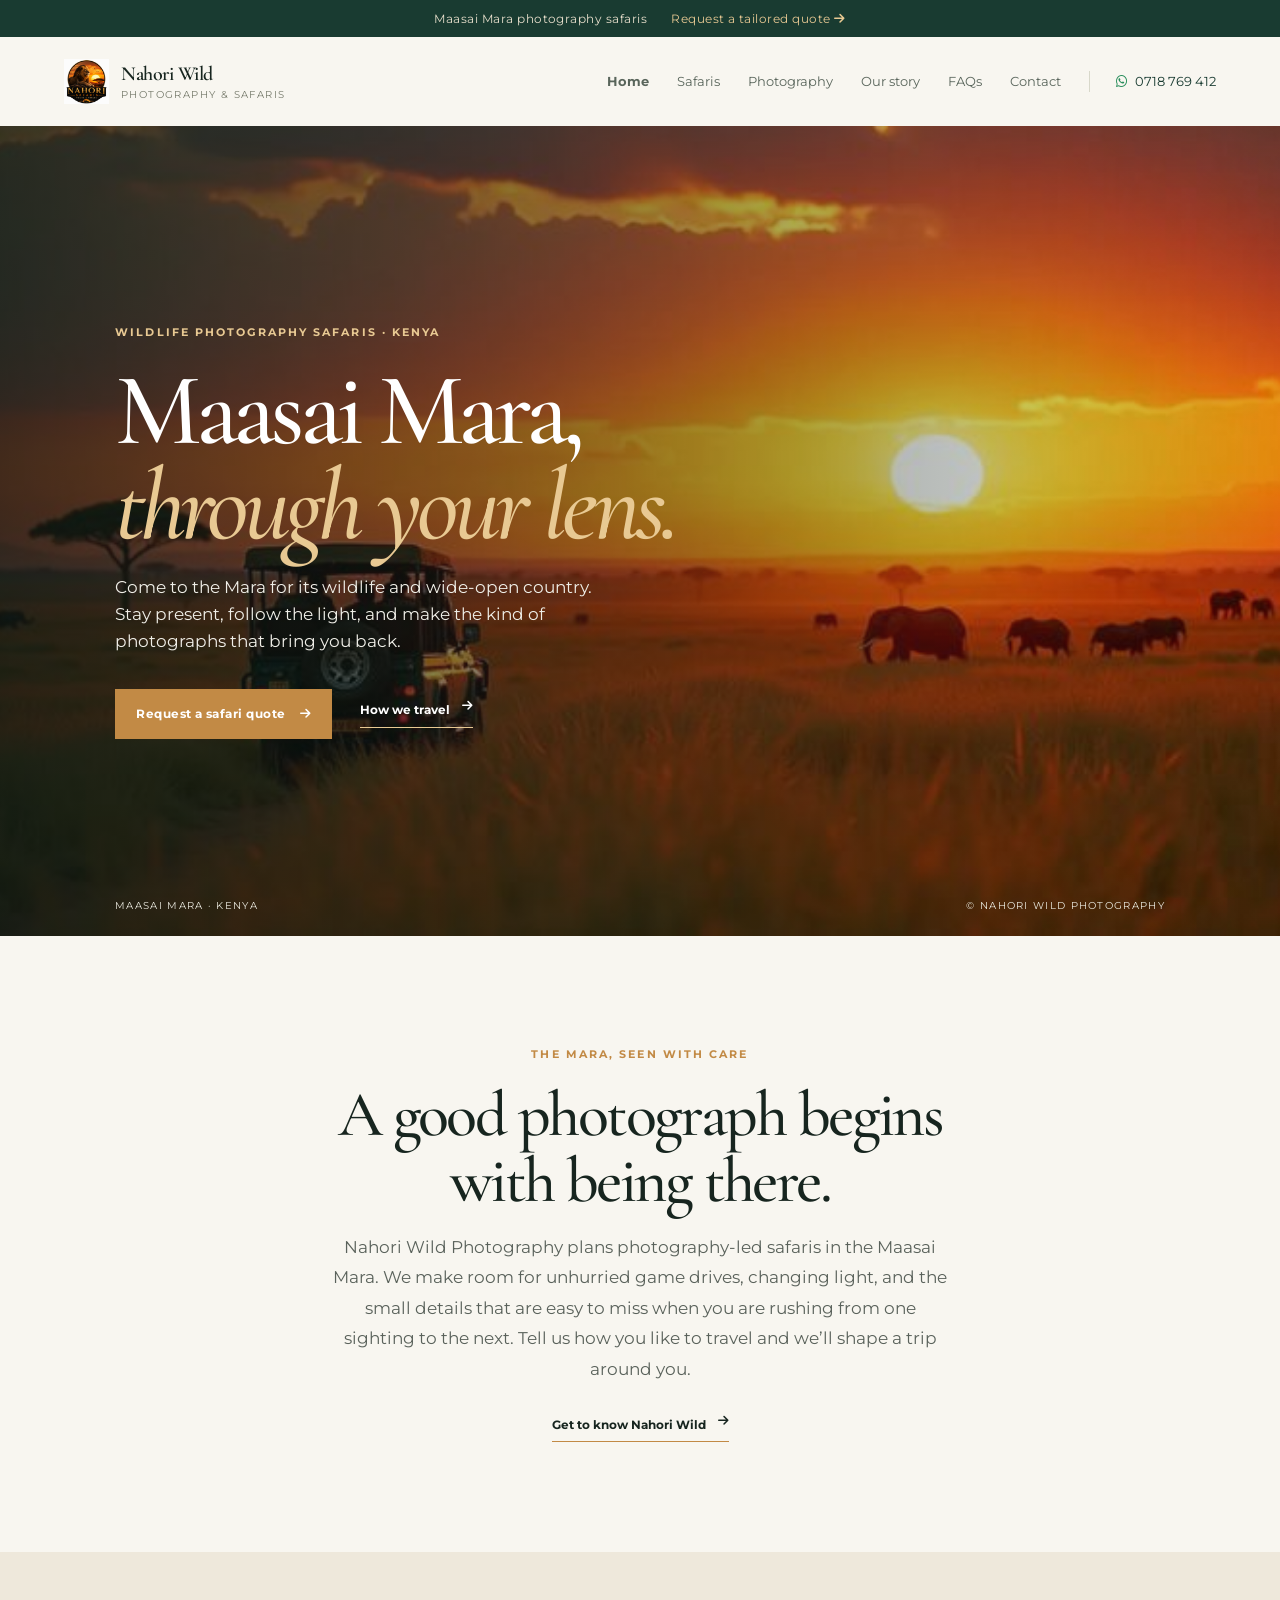
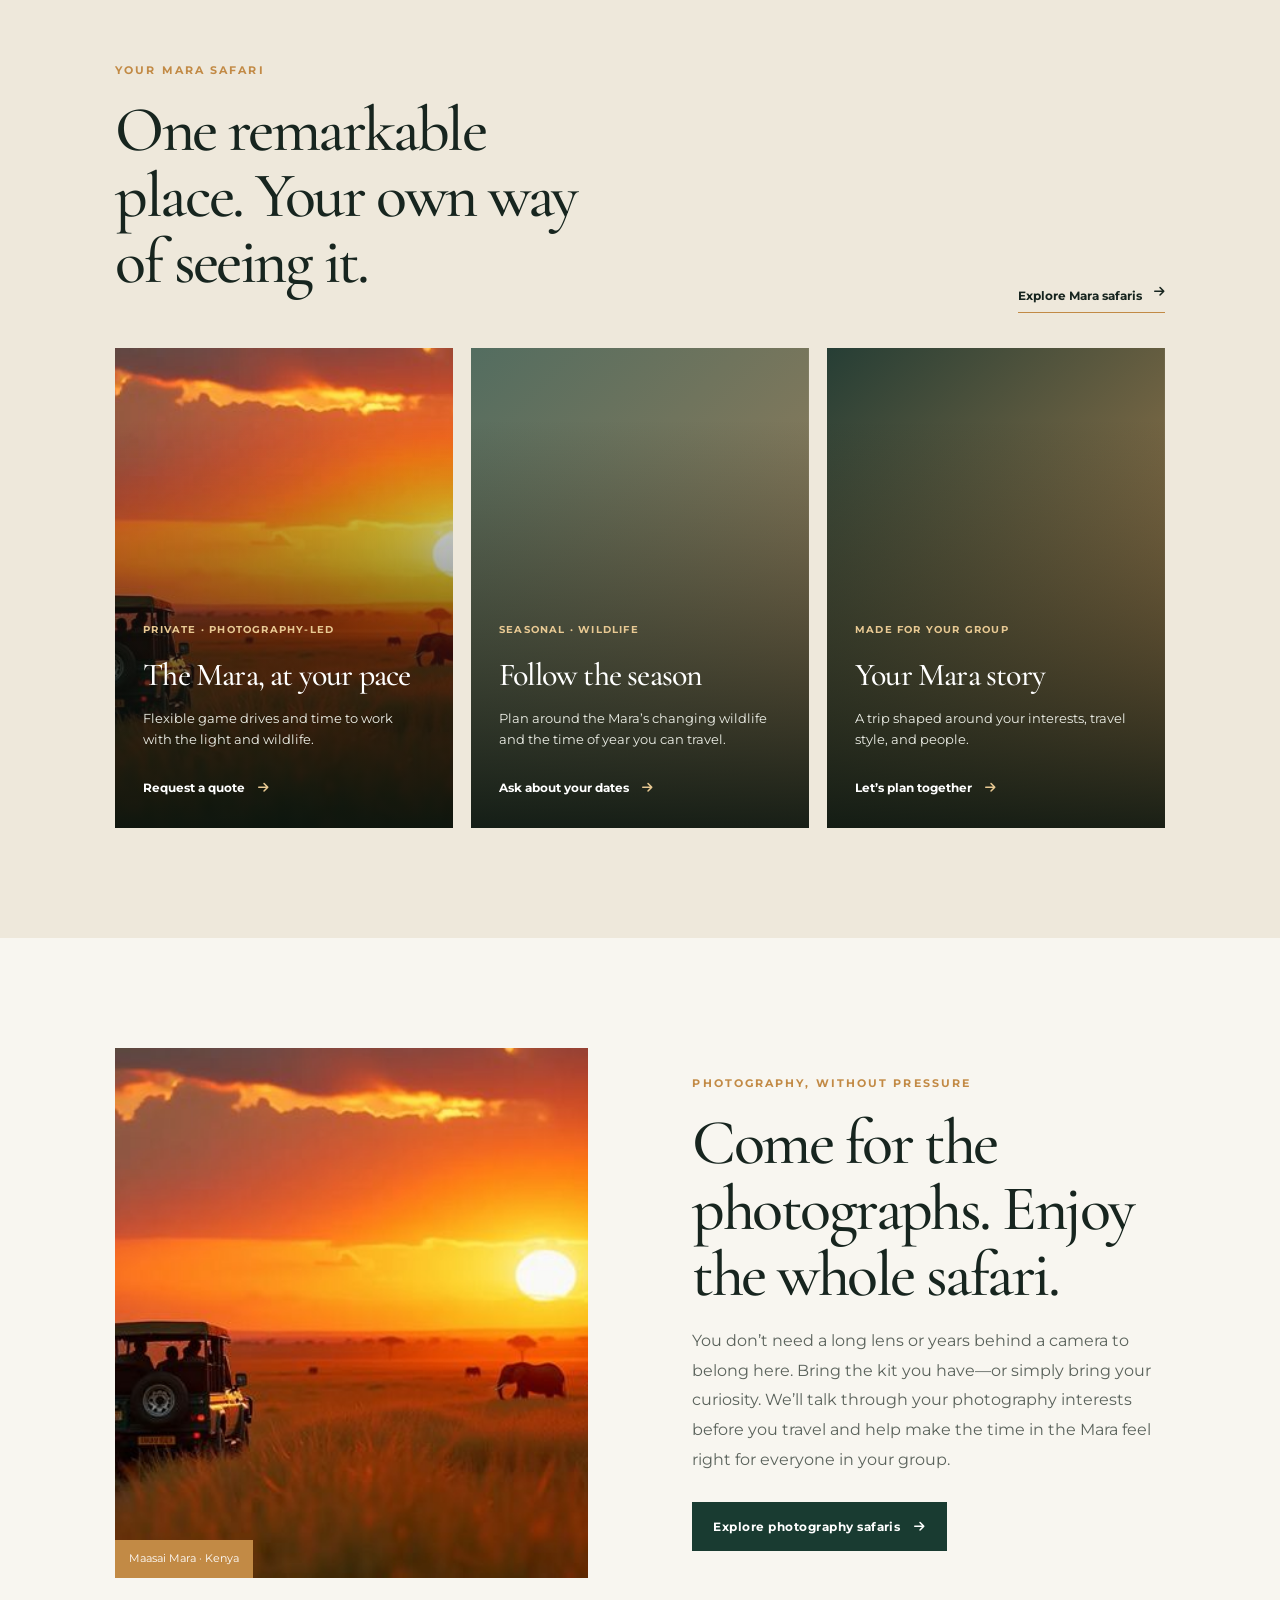
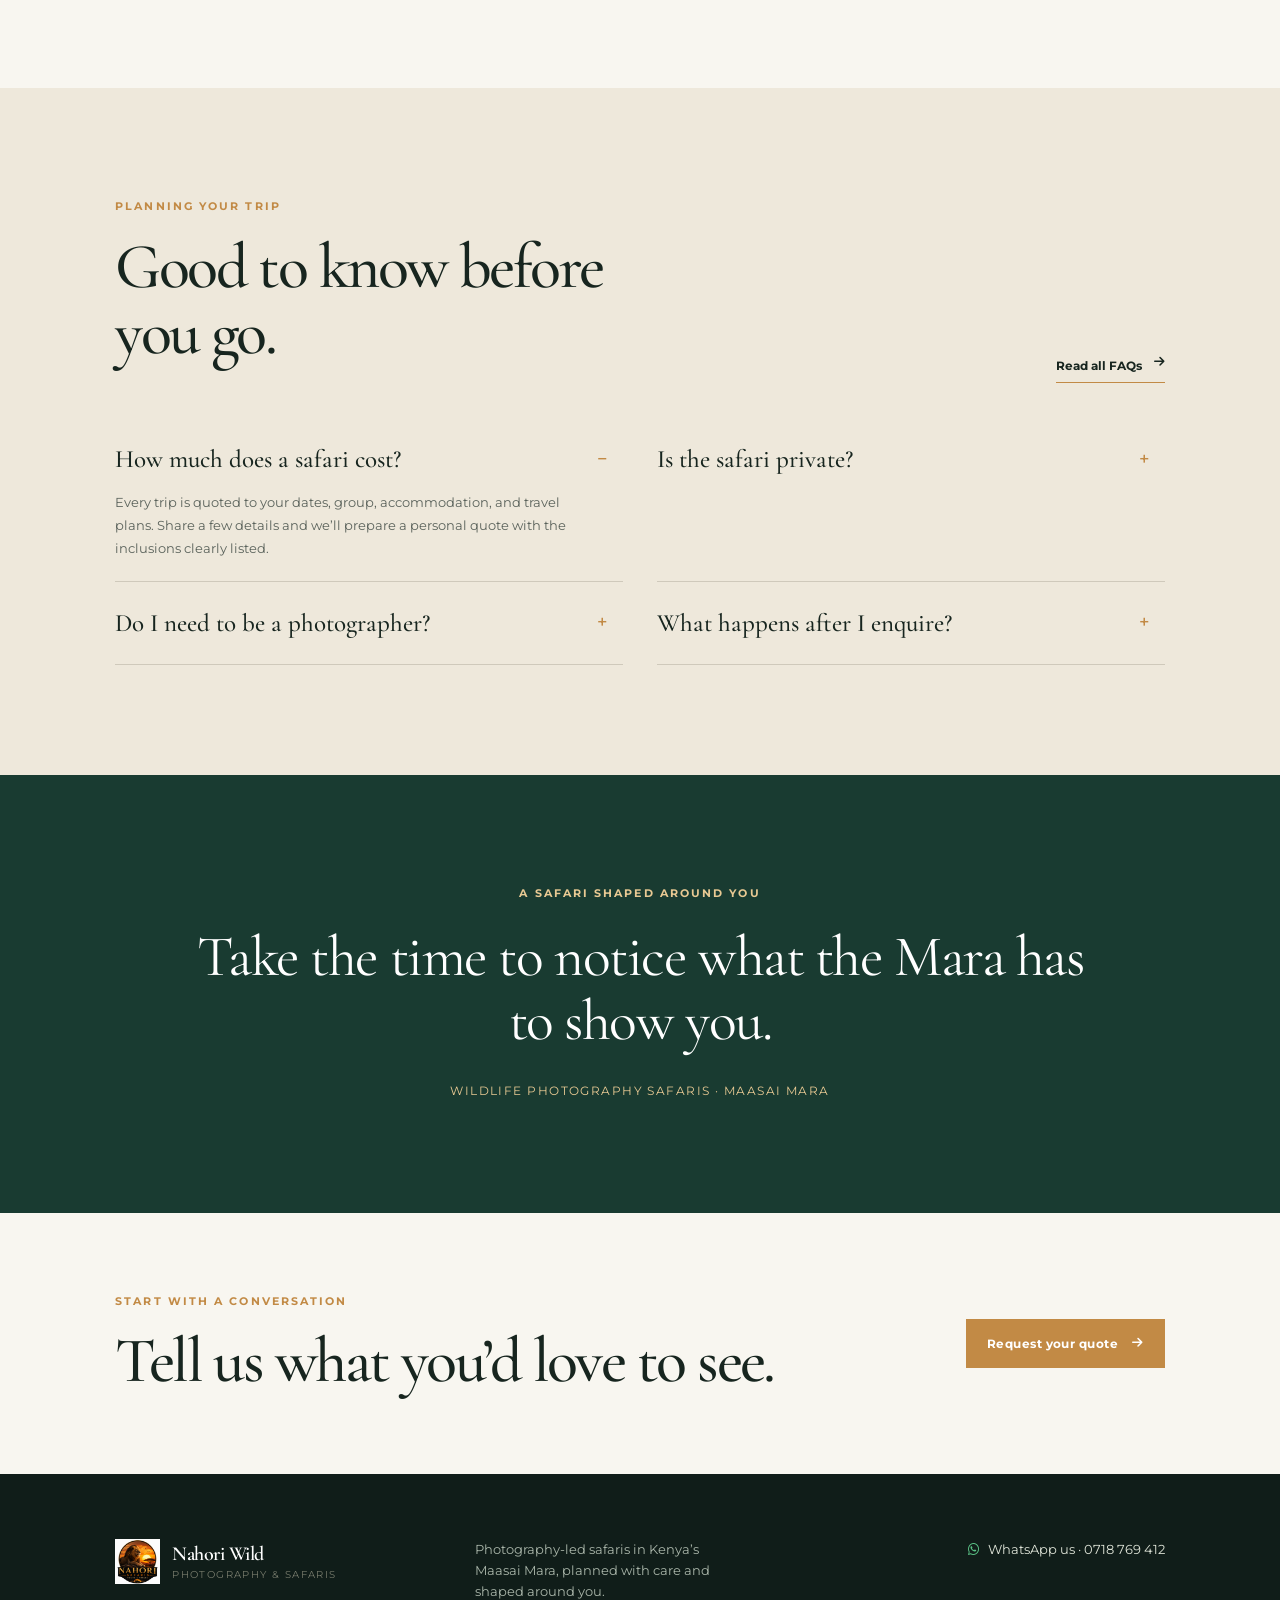
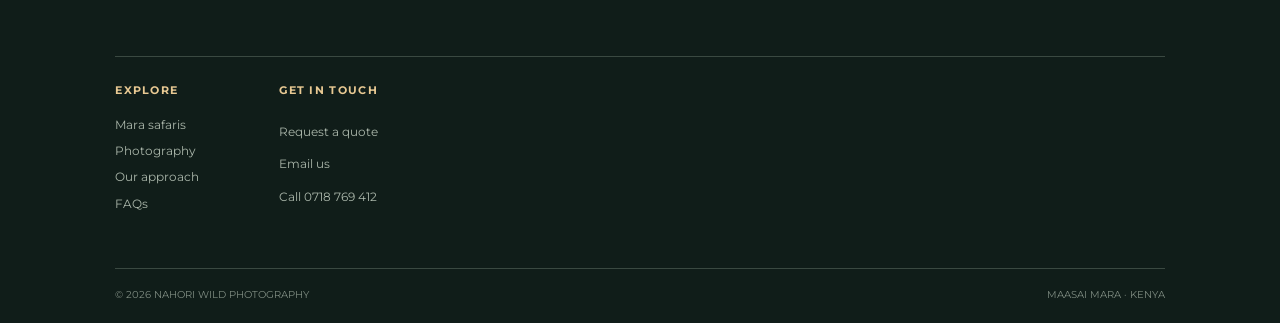
<file: index.html>
<!DOCTYPE html>
<html lang="en">
<head>
  <meta charset="UTF-8"><meta name="viewport" content="width=device-width, initial-scale=1.0">
  <meta name="description" content="Plan a Maasai Mara photography safari with Nahori Wild. Tailored wildlife trips, thoughtful guidance, and a clear quote built around your dates and group.">
  <title>Maasai Mara Photography Safaris | Nahori Wild</title>
  <meta name="google-site-verification" content="bKHT93ImKEQE3nZI0Mdz8k2JyBw_5B5d3WSkadzifas" />
  <link rel="canonical" href="https://www.nahoriwildphotography.com/">
  <meta property="og:type" content="website">
  <meta property="og:site_name" content="Nahori Wild Photography">
  <meta property="og:title" content="Maasai Mara Photography Safaris | Nahori Wild">
  <meta property="og:description" content="Plan a Maasai Mara photography safari with Nahori Wild. Tailored wildlife trips, thoughtful guidance, and a clear quote built around your dates and group.">
  <meta property="og:url" content="https://www.nahoriwildphotography.com/">
  <meta property="og:image" content="https://www.nahoriwildphotography.com/images/hero.jpeg">
  <meta property="og:image:alt" content="Wildlife and open country in the Maasai Mara">
  <meta name="twitter:card" content="summary_large_image">
  <meta name="twitter:title" content="Maasai Mara Photography Safaris | Nahori Wild">
  <meta name="twitter:description" content="Plan a Maasai Mara photography safari with Nahori Wild. Tailored wildlife trips, thoughtful guidance, and a clear quote built around your dates and group.">
  <meta name="twitter:image" content="https://www.nahoriwildphotography.com/images/hero.jpeg">
  <link rel="preconnect" href="https://fonts.googleapis.com"><link rel="preconnect" href="https://fonts.gstatic.com" crossorigin>
  <link href="https://fonts.googleapis.com/css2?family=DM+Sans:wght@400;500;600;700&family=Fraunces:opsz,wght@9..144,500;600;700&display=swap" rel="stylesheet"><link rel="stylesheet" href="https://cdnjs.cloudflare.com/ajax/libs/font-awesome/6.5.2/css/all.min.css"><link rel="stylesheet" href="index.css">
  <script type="application/ld+json">
  {
    "@context": "https://schema.org",
    "@type": "TravelAgency",
    "name": "Nahori Wild Photography",
    "url": "https://www.nahoriwildphotography.com/",
    "image": "https://www.nahoriwildphotography.com/images/hero.jpeg",
    "logo": "https://www.nahoriwildphotography.com/images/logo.png",
    "description": "Photography-led wildlife safaris in Kenya's Maasai Mara.",
    "areaServed": {
      "@type": "Place",
      "name": "Maasai Mara, Kenya"
    },
    "email": "nahoriwildphotography@gmail.com",
    "telephone": "+254718769412",
    "contactPoint": {
      "@type": "ContactPoint",
      "contactType": "Safari enquiries",
      "telephone": "+254718769412",
      "email": "nahoriwildphotography@gmail.com"
    }
  }
  </script>
</head>
<body>
  <div class="announcement"><span>Maasai Mara photography safaris</span><a href="contact.html">Request a tailored quote <i class="fa-solid fa-arrow-right"></i></a></div>
  <header class="site-header"><a class="brand" href="index.html"><img src="images/logo.png" alt="Nahori Wild Photography logo"><span><strong>Nahori Wild</strong><small>Photography &amp; Safaris</small></span></a><button class="menu-toggle" aria-label="Open navigation"><i class="fa-solid fa-bars"></i></button><nav class="main-nav"><a class="active" href="index.html">Home</a><a href="safaris.html">Safaris</a><a href="photography.html">Photography</a><a href="about.html">Our story</a><a href="faq.html">FAQs</a><a href="contact.html">Contact</a><a class="nav-call" href="https://wa.me/254718769412"><i class="fa-brands fa-whatsapp"></i> 0718 769 412</a></nav></header>
  <main>
    <section class="hero-home"><div class="hero-copy"><p class="eyebrow light">Wildlife photography safaris · Kenya</p><h1>Maasai Mara,<br><em>through your lens.</em></h1><p class="hero-lede">Come to the Mara for its wildlife and wide-open country. Stay present, follow the light, and make the kind of photographs that bring you back.</p><div class="hero-actions"><a class="button button-gold" href="contact.html">Request a safari quote <i class="fa-solid fa-arrow-right"></i></a><a class="text-link light" href="photography.html">How we travel <i class="fa-solid fa-arrow-right"></i></a></div></div><div class="hero-credit"><span>Maasai Mara · Kenya</span><span>© Nahori Wild Photography</span></div></section>
    <section class="intro section-pad narrow"><p class="eyebrow">The Mara, seen with care</p><h2>A good photograph begins with being there.</h2><p class="intro-text">Nahori Wild Photography plans photography-led safaris in the Maasai Mara. We make room for unhurried game drives, changing light, and the small details that are easy to miss when you are rushing from one sighting to the next. Tell us how you like to travel and we’ll shape a trip around you.</p><a class="text-link" href="about.html">Get to know Nahori Wild <i class="fa-solid fa-arrow-right"></i></a></section>
    <section class="feature-band section-pad"><div class="section-heading"><p class="eyebrow">Your Mara safari</p><h2>One remarkable place. Your own way of seeing it.</h2><a class="text-link" href="safaris.html">Explore Mara safaris <i class="fa-solid fa-arrow-right"></i></a></div><div class="journey-grid"><a class="journey-card journey-mara" href="safaris.html#private"><div><span>Private · Photography-led</span><h3>The Mara, at your pace</h3><p>Flexible game drives and time to work with the light and wildlife.</p><strong>Request a quote <i class="fa-solid fa-arrow-right"></i></strong></div></a><a class="journey-card journey-amboseli" href="safaris.html#migration"><div><span>Seasonal · Wildlife</span><h3>Follow the season</h3><p>Plan around the Mara’s changing wildlife and the time of year you can travel.</p><strong>Ask about your dates <i class="fa-solid fa-arrow-right"></i></strong></div></a><a class="journey-card journey-custom" href="safaris.html#tailor-made"><div><span>Made for your group</span><h3>Your Mara story</h3><p>A trip shaped around your interests, travel style, and people.</p><strong>Let’s plan together <i class="fa-solid fa-arrow-right"></i></strong></div></a></div></section>
    <section class="split-story section-pad"><div class="story-image"><img src="images/hero.jpeg" alt="Wildlife and open country in the Maasai Mara"><span>Maasai Mara · Kenya</span></div><div class="story-copy"><p class="eyebrow">Photography, without pressure</p><h2>Come for the photographs. Enjoy the whole safari.</h2><p>You don’t need a long lens or years behind a camera to belong here. Bring the kit you have—or simply bring your curiosity. We’ll talk through your photography interests before you travel and help make the time in the Mara feel right for everyone in your group.</p><a class="button button-dark" href="photography.html">Explore photography safaris <i class="fa-solid fa-arrow-right"></i></a></div></section>
    <section class="faq-home section-pad"><div class="section-heading"><p class="eyebrow">Planning your trip</p><h2>Good to know before you go.</h2><a class="text-link" href="faq.html">Read all FAQs <i class="fa-solid fa-arrow-right"></i></a></div><div class="faq-home-grid"><details open><summary>How much does a safari cost?</summary><p>Every trip is quoted to your dates, group, accommodation, and travel plans. Share a few details and we’ll prepare a personal quote with the inclusions clearly listed.</p></details><details><summary>Is the safari private?</summary><p>Tell us whether you’d like a private vehicle or are open to other arrangements. We’ll make the options clear in your proposal.</p></details><details><summary>Do I need to be a photographer?</summary><p>No. Photography guidance can be part of the experience, but the safari is for anyone who enjoys wildlife and the outdoors.</p></details><details><summary>What happens after I enquire?</summary><p>We’ll get back to you to learn more, then share a tailored itinerary and quote for you to review.</p></details></div></section>
    <section class="quote-section"><p class="eyebrow light">A safari shaped around you</p><blockquote>Take the time to notice what the Mara has to show you.</blockquote><cite>Wildlife photography safaris · Maasai Mara</cite></section><section class="cta-strip"><div><p class="eyebrow">Start with a conversation</p><h2>Tell us what you’d love to see.</h2></div><a class="button button-gold" href="contact.html">Request your quote <i class="fa-solid fa-arrow-right"></i></a></section>
  </main>
  <footer class="site-footer"><div class="footer-main"><a class="brand brand-footer" href="index.html"><img src="images/logo.png" alt=""><span><strong>Nahori Wild</strong><small>Photography &amp; Safaris</small></span></a><p>Photography-led safaris in Kenya’s Maasai Mara, planned with care and shaped around you.</p><a class="footer-whatsapp" href="https://wa.me/254718769412"><i class="fa-brands fa-whatsapp"></i> WhatsApp us · 0718 769 412</a></div><div class="footer-links"><div><b>Explore</b><a href="safaris.html">Mara safaris</a><a href="photography.html">Photography</a><a href="about.html">Our approach</a><a href="faq.html">FAQs</a></div><div><b>Get in touch</b><a href="contact.html">Request a quote</a><a href="mailto:nahoriwildphotography@gmail.com">Email us</a><a href="tel:+254718769412">Call 0718 769 412</a></div></div><div class="footer-bottom"><span>© 2026 Nahori Wild Photography</span><span>Maasai Mara · Kenya</span></div></footer><script src="site.js"></script>
</body>
</html>
</file>
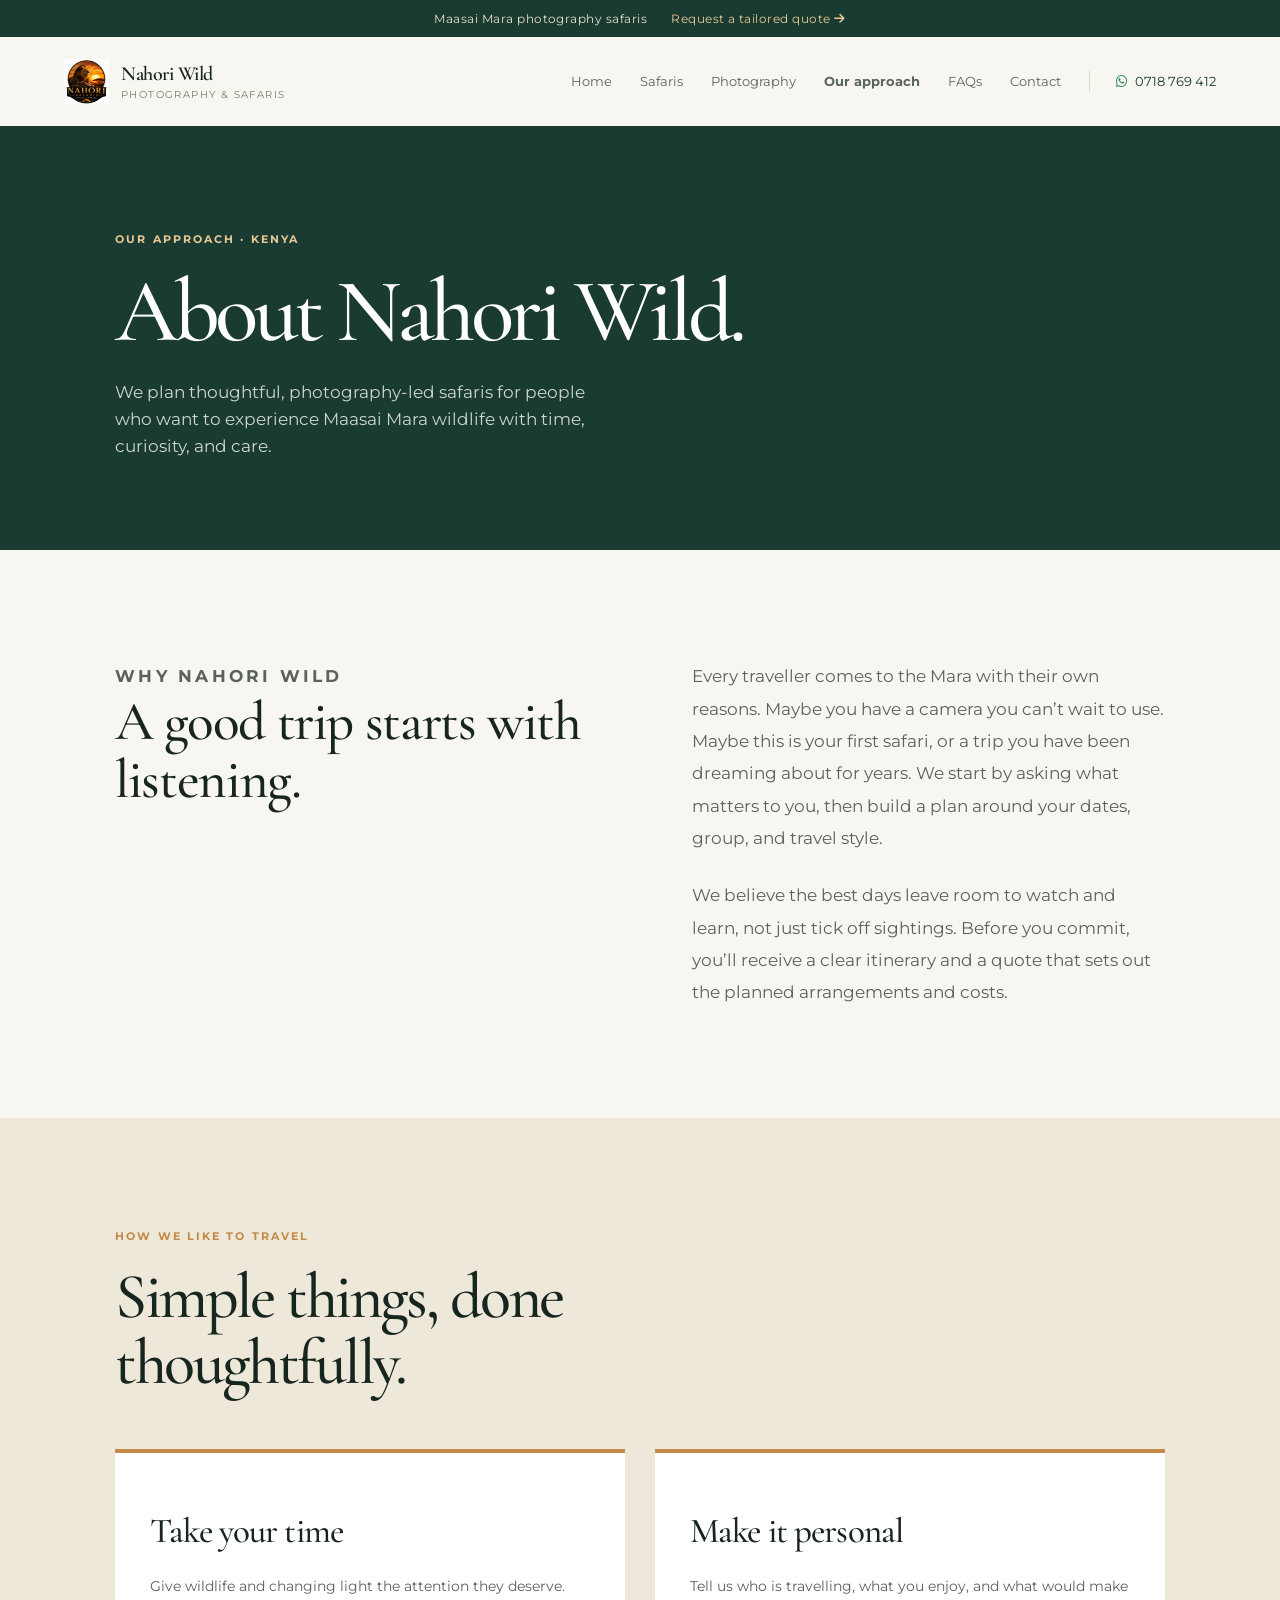
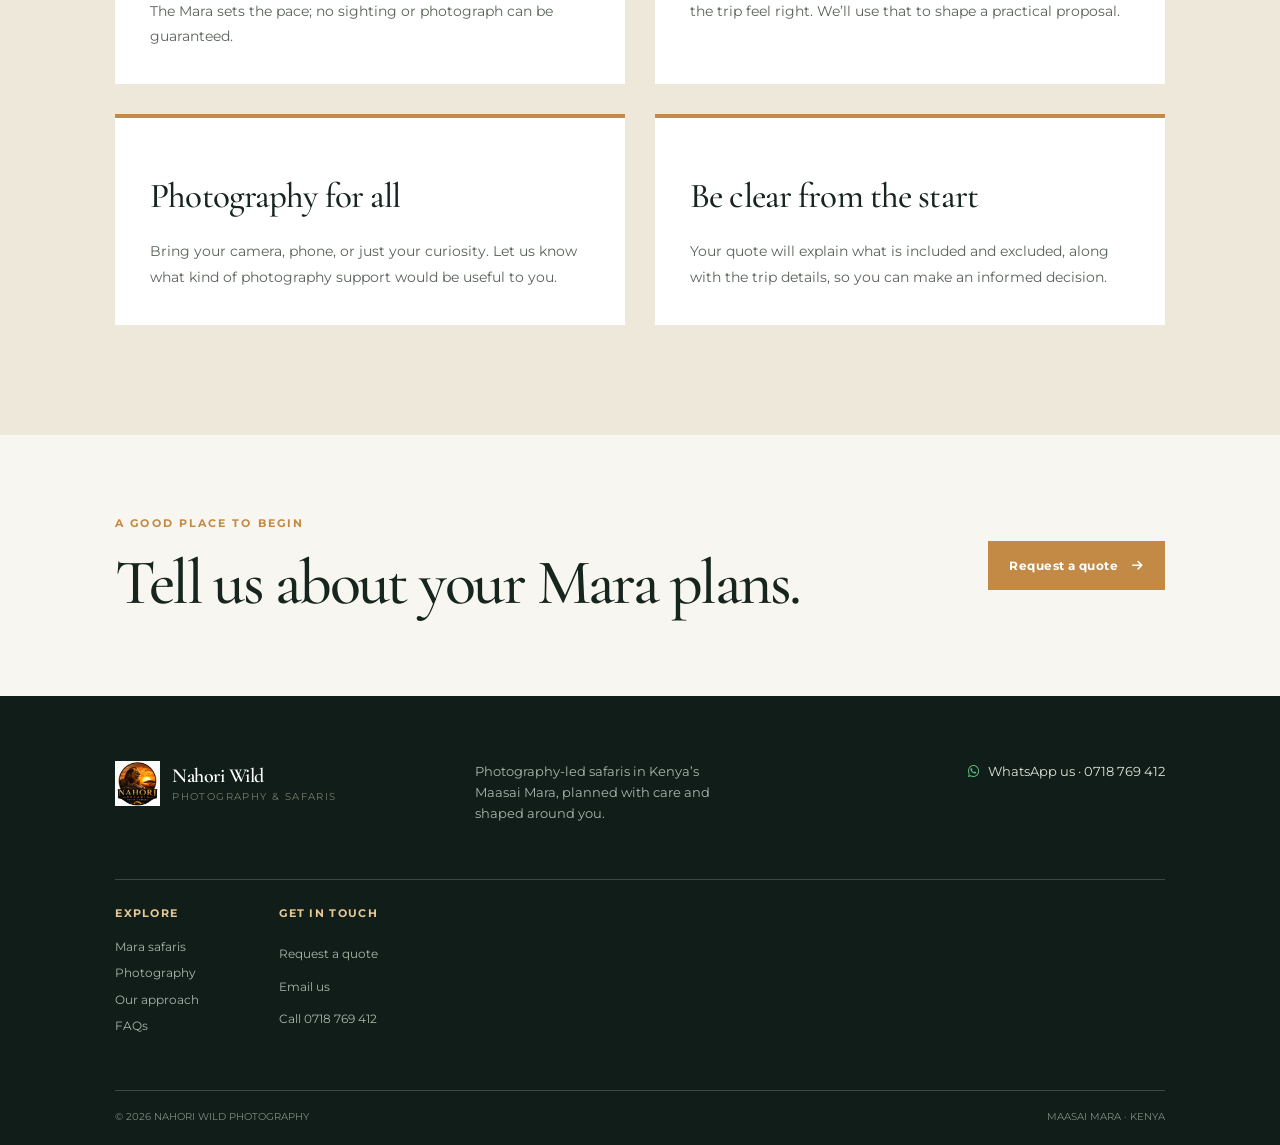
<file: about.html>
<!DOCTYPE html>
<html lang="en">
<head>
  <meta charset="UTF-8">
  <meta name="viewport" content="width=device-width, initial-scale=1.0">
  <meta name="description" content="Meet Nahori Wild Photography and learn how we plan thoughtful, photography-led safaris in Kenya's Maasai Mara.">
  <title>About Nahori Wild | Maasai Mara Safaris</title>
  <link rel="canonical" href="https://www.nahoriwildphotography.com/about.html">
  <meta property="og:type" content="website">
  <meta property="og:site_name" content="Nahori Wild Photography">
  <meta property="og:title" content="About Nahori Wild | Maasai Mara Safaris">
  <meta property="og:description" content="Meet Nahori Wild Photography and learn how we plan thoughtful, photography-led safaris in Kenya's Maasai Mara.">
  <meta property="og:url" content="https://www.nahoriwildphotography.com/about.html">
  <meta property="og:image" content="https://www.nahoriwildphotography.com/images/hero.jpeg">
  <meta property="og:image:alt" content="Wildlife and open country in the Maasai Mara">
  <meta name="twitter:card" content="summary_large_image">
  <meta name="twitter:title" content="About Nahori Wild | Maasai Mara Safaris">
  <meta name="twitter:description" content="Meet Nahori Wild Photography and learn how we plan thoughtful, photography-led safaris in Kenya's Maasai Mara.">
  <meta name="twitter:image" content="https://www.nahoriwildphotography.com/images/hero.jpeg">
  <link rel="preconnect" href="https://fonts.googleapis.com">
  <link rel="preconnect" href="https://fonts.gstatic.com" crossorigin>
  <link href="https://fonts.googleapis.com/css2?family=DM+Sans:wght@400;500;600;700&family=Fraunces:opsz,wght@9..144,500;600;700&display=swap" rel="stylesheet">
  <link rel="stylesheet" href="https://cdnjs.cloudflare.com/ajax/libs/font-awesome/6.5.2/css/all.min.css">
  <link rel="stylesheet" href="index.css">
</head>
<body>
  <div class="announcement"><span>Maasai Mara photography safaris</span><a href="contact.html">Request a tailored quote <i class="fa-solid fa-arrow-right"></i></a></div>
  <header class="site-header">
    <a class="brand" href="index.html"><img src="images/logo.png" alt="Nahori Wild Photography logo"><span><strong>Nahori Wild</strong><small>Photography &amp; Safaris</small></span></a>
    <button class="menu-toggle" aria-label="Open navigation" aria-expanded="false"><i class="fa-solid fa-bars"></i></button>
    <nav class="main-nav"><a href="index.html">Home</a><a href="safaris.html">Safaris</a><a href="photography.html">Photography</a><a class="active" href="about.html">Our approach</a><a href="faq.html">FAQs</a><a href="contact.html">Contact</a><a class="nav-call" href="https://wa.me/254718769412"><i class="fa-brands fa-whatsapp"></i> 0718 769 412</a></nav>
  </header>
  <main>
    <section class="page-hero"><p class="eyebrow light">Our approach · Kenya</p><h1>About Nahori Wild.</h1><p>We plan thoughtful, photography-led safaris for people who want to experience Maasai Mara wildlife with time, curiosity, and care.</p></section>
    <section class="section-pad"><div class="about-block"><div><p class="eyebrow">Why Nahori Wild</p><h2>A good trip starts with listening.</h2></div><div><p>Every traveller comes to the Mara with their own reasons. Maybe you have a camera you can’t wait to use. Maybe this is your first safari, or a trip you have been dreaming about for years. We start by asking what matters to you, then build a plan around your dates, group, and travel style.</p><p style="margin-top:25px">We believe the best days leave room to watch and learn, not just tick off sightings. Before you commit, you’ll receive a clear itinerary and a quote that sets out the planned arrangements and costs.</p></div></div></section>
    <section class="feature-band section-pad"><div class="section-heading"><p class="eyebrow">How we like to travel</p><h2>Simple things, done thoughtfully.</h2></div><div class="content-grid">
      <article class="content-card"><h2>Take your time</h2><p>Give wildlife and changing light the attention they deserve. The Mara sets the pace; no sighting or photograph can be guaranteed.</p></article>
      <article class="content-card"><h2>Make it personal</h2><p>Tell us who is travelling, what you enjoy, and what would make the trip feel right. We’ll use that to shape a practical proposal.</p></article>
      <article class="content-card"><h2>Photography for all</h2><p>Bring your camera, phone, or just your curiosity. Let us know what kind of photography support would be useful to you.</p></article>
      <article class="content-card"><h2>Be clear from the start</h2><p>Your quote will explain what is included and excluded, along with the trip details, so you can make an informed decision.</p></article>
    </div></section>
    <section class="cta-strip"><div><p class="eyebrow">A good place to begin</p><h2>Tell us about your Mara plans.</h2></div><a class="button button-gold" href="contact.html">Request a quote <i class="fa-solid fa-arrow-right"></i></a></section>
  </main>
  <footer class="site-footer"><div class="footer-main"><a class="brand brand-footer" href="index.html"><img src="images/logo.png" alt=""><span><strong>Nahori Wild</strong><small>Photography &amp; Safaris</small></span></a><p>Photography-led safaris in Kenya’s Maasai Mara, planned with care and shaped around you.</p><a class="footer-whatsapp" href="https://wa.me/254718769412"><i class="fa-brands fa-whatsapp"></i> WhatsApp us · 0718 769 412</a></div><div class="footer-links"><div><b>Explore</b><a href="safaris.html">Mara safaris</a><a href="photography.html">Photography</a><a href="about.html">Our approach</a><a href="faq.html">FAQs</a></div><div><b>Get in touch</b><a href="contact.html">Request a quote</a><a href="mailto:nahoriwildphotography@gmail.com">Email us</a><a href="tel:+254718769412">Call 0718 769 412</a></div></div><div class="footer-bottom"><span>© 2026 Nahori Wild Photography</span><span>Maasai Mara · Kenya</span></div></footer>
  <script src="site.js"></script>
</body>
</html>
</file>
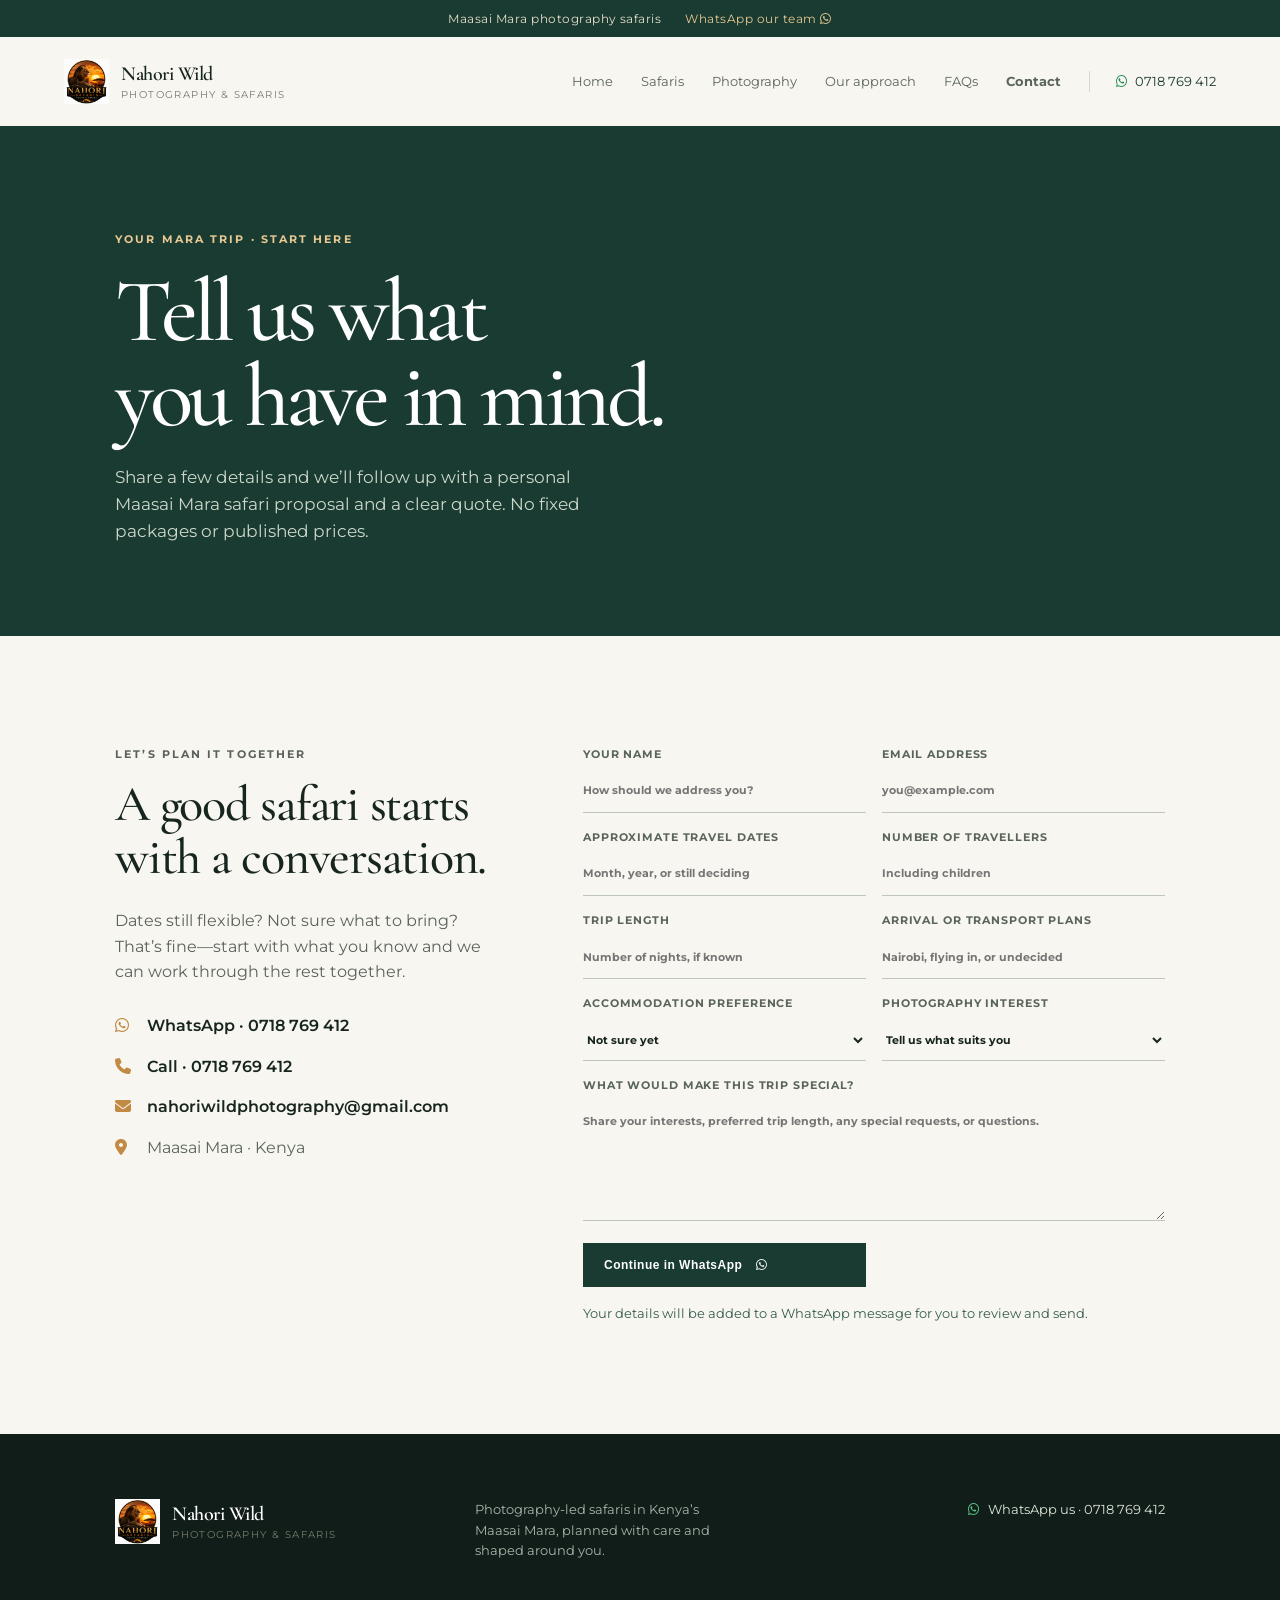
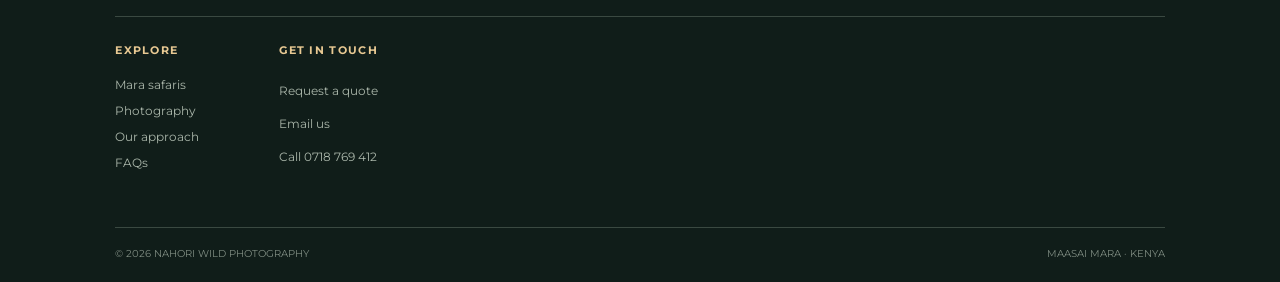
<file: contact.html>
<!DOCTYPE html>
<html lang="en">
<head>
  <meta charset="UTF-8">
  <meta name="viewport" content="width=device-width, initial-scale=1.0">
  <meta name="description" content="Request a tailored Maasai Mara safari quote from Nahori Wild. Share your dates, group size, stay preferences, and photography interests.">
  <title>Request a Maasai Mara Safari Quote | Nahori Wild</title>
  <link rel="canonical" href="https://www.nahoriwildphotography.com/contact.html">
  <meta property="og:type" content="website">
  <meta property="og:site_name" content="Nahori Wild Photography">
  <meta property="og:title" content="Request a Maasai Mara Safari Quote | Nahori Wild">
  <meta property="og:description" content="Request a tailored Maasai Mara safari quote from Nahori Wild. Share your dates, group size, stay preferences, and photography interests.">
  <meta property="og:url" content="https://www.nahoriwildphotography.com/contact.html">
  <meta property="og:image" content="https://www.nahoriwildphotography.com/images/hero.jpeg">
  <meta property="og:image:alt" content="Wildlife and open country in the Maasai Mara">
  <meta name="twitter:card" content="summary_large_image">
  <meta name="twitter:title" content="Request a Maasai Mara Safari Quote | Nahori Wild">
  <meta name="twitter:description" content="Request a tailored Maasai Mara safari quote from Nahori Wild. Share your dates, group size, stay preferences, and photography interests.">
  <meta name="twitter:image" content="https://www.nahoriwildphotography.com/images/hero.jpeg">
  <link rel="preconnect" href="https://fonts.googleapis.com">
  <link rel="preconnect" href="https://fonts.gstatic.com" crossorigin>
  <link href="https://fonts.googleapis.com/css2?family=DM+Sans:wght@400;500;600;700&family=Fraunces:opsz,wght@9..144,500;600;700&display=swap" rel="stylesheet">
  <link rel="stylesheet" href="https://cdnjs.cloudflare.com/ajax/libs/font-awesome/6.5.2/css/all.min.css">
  <link rel="stylesheet" href="index.css">
</head>
<body>
  <div class="announcement"><span>Maasai Mara photography safaris</span><a href="https://wa.me/254718769412">WhatsApp our team <i class="fa-brands fa-whatsapp"></i></a></div>
  <header class="site-header">
    <a class="brand" href="index.html"><img src="images/logo.png" alt="Nahori Wild Photography logo"><span><strong>Nahori Wild</strong><small>Photography &amp; Safaris</small></span></a>
    <button class="menu-toggle" aria-label="Open navigation" aria-expanded="false"><i class="fa-solid fa-bars"></i></button>
    <nav class="main-nav"><a href="index.html">Home</a><a href="safaris.html">Safaris</a><a href="photography.html">Photography</a><a href="about.html">Our approach</a><a href="faq.html">FAQs</a><a class="active" href="contact.html">Contact</a><a class="nav-call" href="https://wa.me/254718769412"><i class="fa-brands fa-whatsapp"></i> 0718 769 412</a></nav>
  </header>
  <main>
    <section class="page-hero"><p class="eyebrow light">Your Mara trip · Start here</p><h1>Tell us what<br>you have in mind.</h1><p>Share a few details and we’ll follow up with a personal Maasai Mara safari proposal and a clear quote. No fixed packages or published prices.</p></section>
    <section class="section-pad contact-layout">
      <div class="contact-info">
        <p class="eyebrow">Let’s plan it together</p>
        <h2>A good safari starts with a conversation.</h2>
        <p>Dates still flexible? Not sure what to bring? That’s fine—start with what you know and we can work through the rest together.</p>
        <div class="contact-list">
          <a href="https://wa.me/254718769412"><i class="fa-brands fa-whatsapp"></i> WhatsApp · 0718 769 412</a>
          <a href="tel:+254718769412"><i class="fa-solid fa-phone"></i> Call · 0718 769 412</a>
          <a href="mailto:nahoriwildphotography@gmail.com"><i class="fa-solid fa-envelope"></i> nahoriwildphotography@gmail.com</a>
          <span><i class="fa-solid fa-location-dot"></i> Maasai Mara · Kenya</span>
        </div>
      </div>
      <form class="enquiry-form">
        <label>Your name<input type="text" name="name" autocomplete="name" required placeholder="How should we address you?"></label>
        <label>Email address<input type="email" name="email" autocomplete="email" required placeholder="you@example.com"></label>
        <label>Approximate travel dates<input type="text" name="dates" placeholder="Month, year, or still deciding"></label>
        <label>Number of travellers<input type="number" name="travellers" min="1" max="30" inputmode="numeric" placeholder="Including children"></label>
        <label>Trip length<input type="text" name="duration" placeholder="Number of nights, if known"></label>
        <label>Arrival or transport plans<input type="text" name="transport" placeholder="Nairobi, flying in, or undecided"></label>
        <label>Accommodation preference<select name="accommodation"><option value="">Not sure yet</option><option>Comfortable tented camp</option><option>Classic safari camp</option><option>Luxury camp or lodge</option><option>Open to suggestions</option></select></label>
        <label>Photography interest<select name="photography"><option value="">Tell us what suits you</option><option>Wildlife photography guidance</option><option>Dedicated photography focus</option><option>General safari, with time for photos</option><option>Travelling with photographers and non-photographers</option></select></label>
        <label class="wide">What would make this trip special?<textarea name="message" required placeholder="Share your interests, preferred trip length, any special requests, or questions."></textarea></label>
        <button class="button button-dark" type="submit">Continue in WhatsApp <i class="fa-brands fa-whatsapp"></i></button>
        <p class="form-feedback wide" aria-live="polite">Your details will be added to a WhatsApp message for you to review and send.</p>
      </form>
    </section>
  </main>
  <footer class="site-footer"><div class="footer-main"><a class="brand brand-footer" href="index.html"><img src="images/logo.png" alt=""><span><strong>Nahori Wild</strong><small>Photography &amp; Safaris</small></span></a><p>Photography-led safaris in Kenya’s Maasai Mara, planned with care and shaped around you.</p><a class="footer-whatsapp" href="https://wa.me/254718769412"><i class="fa-brands fa-whatsapp"></i> WhatsApp us · 0718 769 412</a></div><div class="footer-links"><div><b>Explore</b><a href="safaris.html">Mara safaris</a><a href="photography.html">Photography</a><a href="about.html">Our approach</a><a href="faq.html">FAQs</a></div><div><b>Get in touch</b><a href="contact.html">Request a quote</a><a href="mailto:nahoriwildphotography@gmail.com">Email us</a><a href="tel:+254718769412">Call 0718 769 412</a></div></div><div class="footer-bottom"><span>© 2026 Nahori Wild Photography</span><span>Maasai Mara · Kenya</span></div></footer>
  <script src="site.js"></script>
</body>
</html>
</file>
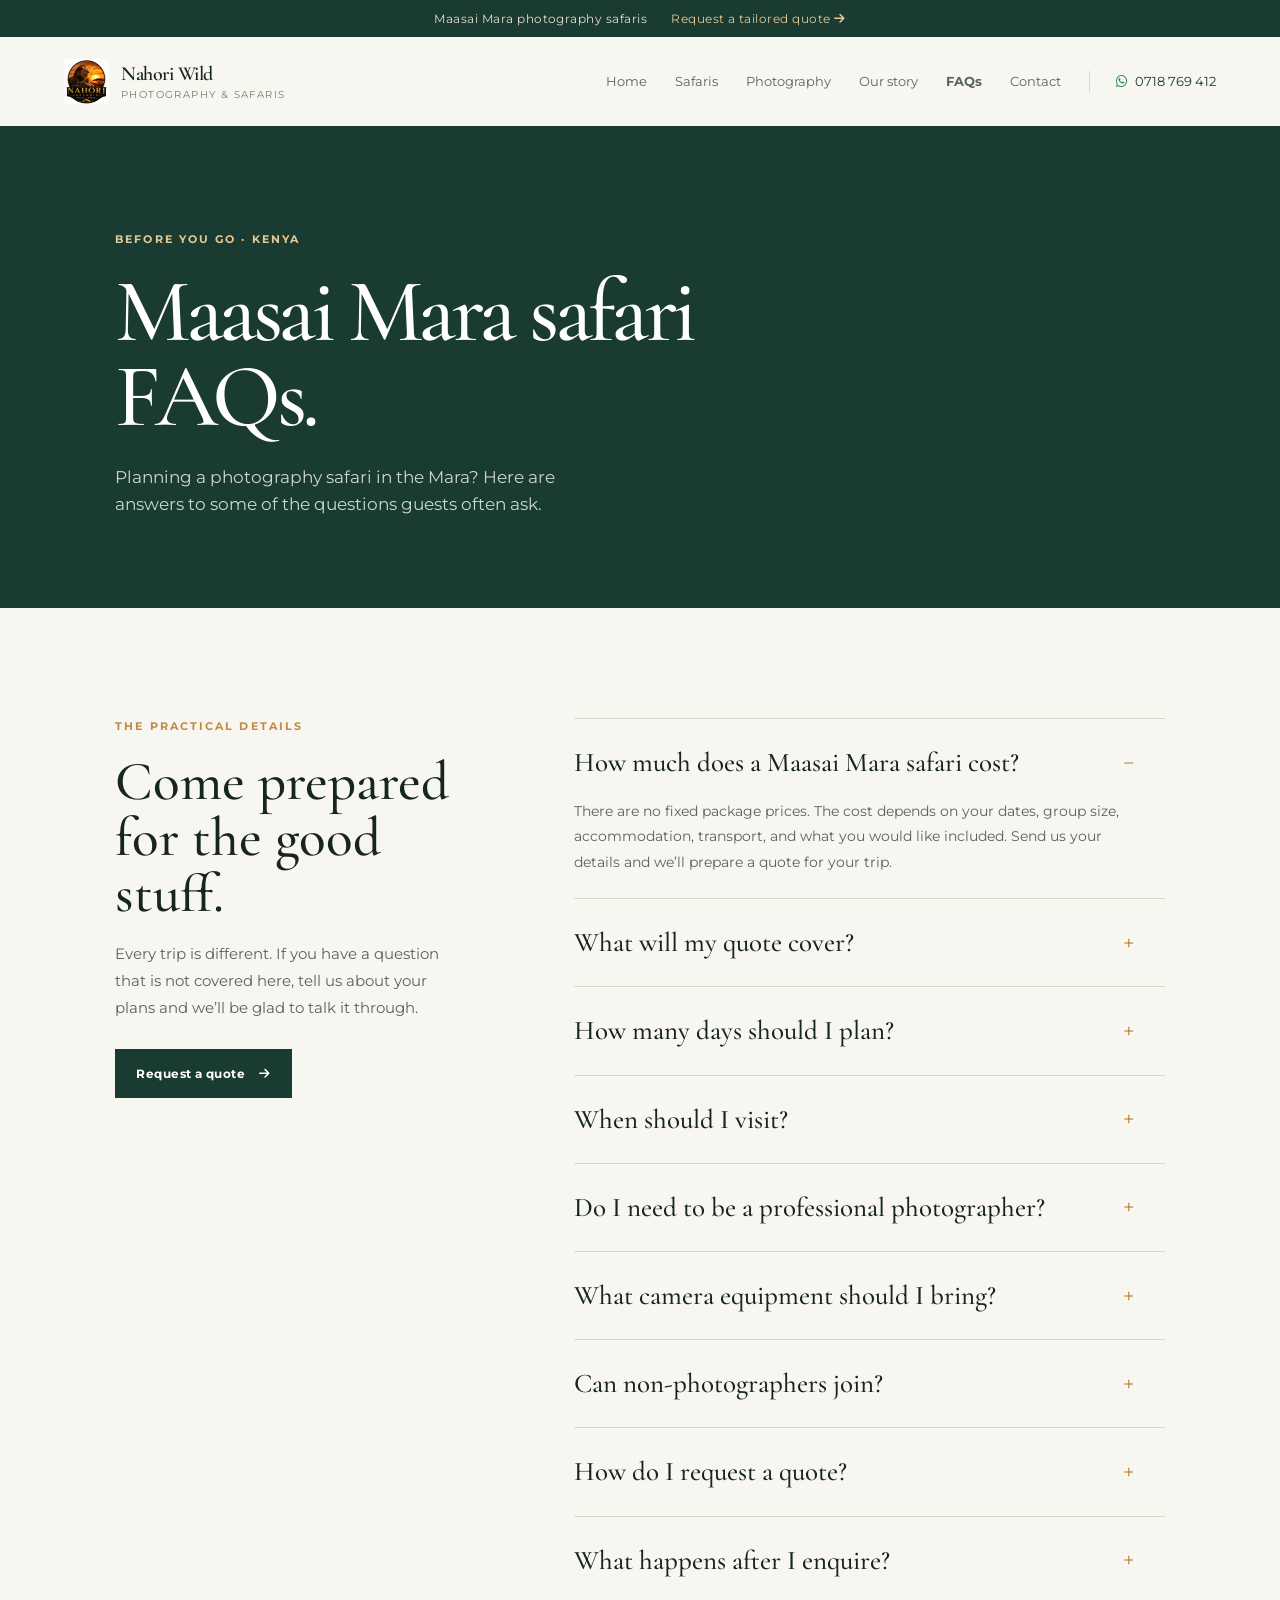
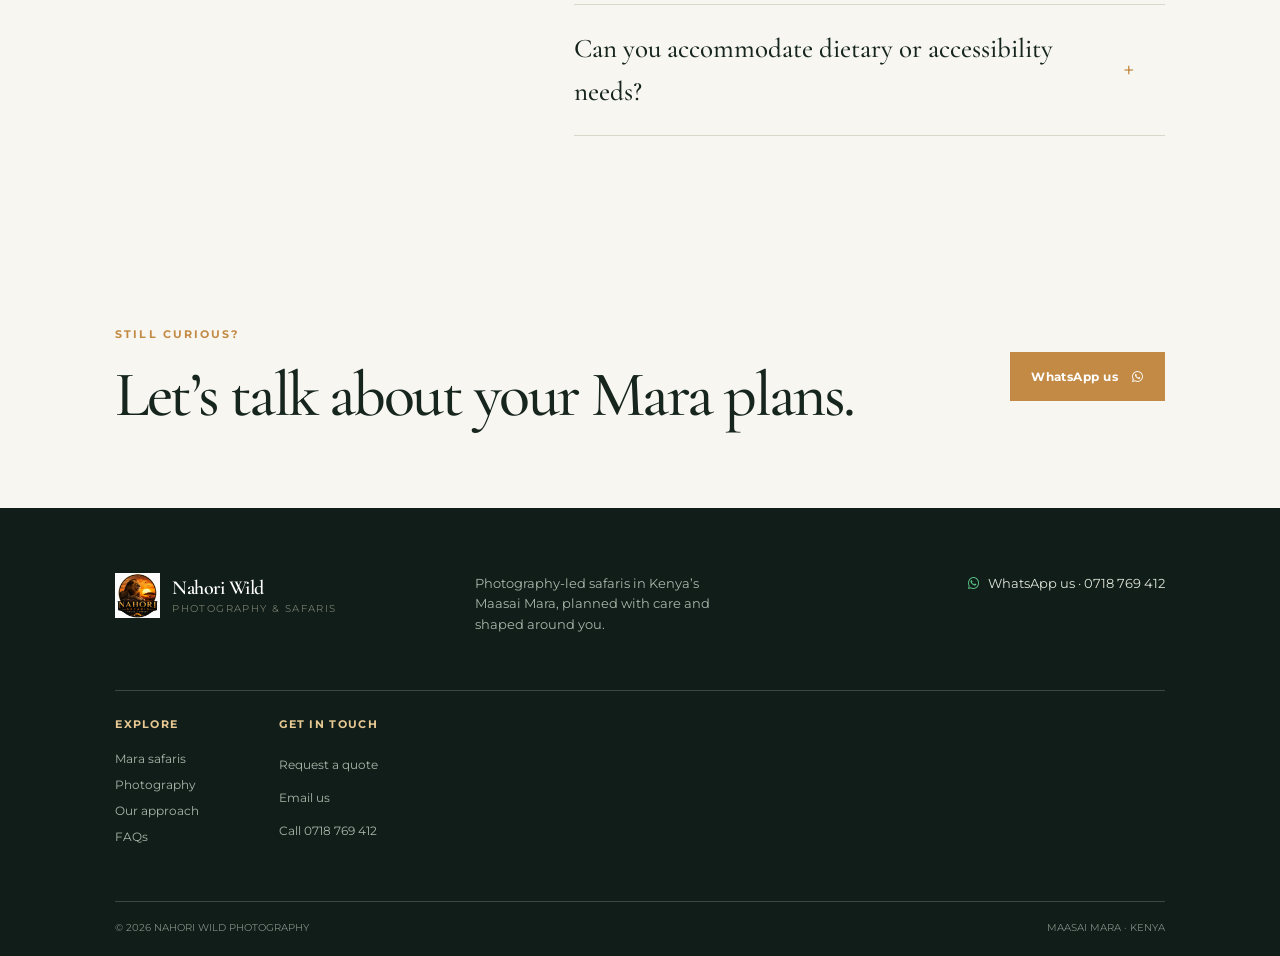
<file: faq.html>
<!DOCTYPE html>
<html lang="en">
<head>
  <meta charset="UTF-8"><meta name="viewport" content="width=device-width, initial-scale=1.0">
  <meta name="description" content="Find answers about Maasai Mara safari costs, what a quote includes, the best time to visit, photography, and how to enquire with Nahori Wild.">
  <title>Maasai Mara Safari FAQs | Nahori Wild</title>
  <link rel="canonical" href="https://www.nahoriwildphotography.com/faq.html">
  <meta property="og:type" content="website">
  <meta property="og:site_name" content="Nahori Wild Photography">
  <meta property="og:title" content="Maasai Mara Safari FAQs | Nahori Wild">
  <meta property="og:description" content="Find answers about Maasai Mara safari costs, what a quote includes, the best time to visit, photography, and how to enquire with Nahori Wild.">
  <meta property="og:url" content="https://www.nahoriwildphotography.com/faq.html">
  <meta property="og:image" content="https://www.nahoriwildphotography.com/images/hero.jpeg">
  <meta property="og:image:alt" content="Wildlife and open country in the Maasai Mara">
  <meta name="twitter:card" content="summary_large_image">
  <meta name="twitter:title" content="Maasai Mara Safari FAQs | Nahori Wild">
  <meta name="twitter:description" content="Find answers about Maasai Mara safari costs, what a quote includes, the best time to visit, photography, and how to enquire with Nahori Wild.">
  <meta name="twitter:image" content="https://www.nahoriwildphotography.com/images/hero.jpeg">
  <link rel="preconnect" href="https://fonts.googleapis.com"><link rel="preconnect" href="https://fonts.gstatic.com" crossorigin>
  <link href="https://fonts.googleapis.com/css2?family=DM+Sans:wght@400;500;600;700&family=Fraunces:opsz,wght@9..144,500;600;700&display=swap" rel="stylesheet"><link rel="stylesheet" href="https://cdnjs.cloudflare.com/ajax/libs/font-awesome/6.5.2/css/all.min.css"><link rel="stylesheet" href="index.css">
</head>
<body>
  <div class="announcement"><span>Maasai Mara photography safaris</span><a href="contact.html">Request a tailored quote <i class="fa-solid fa-arrow-right"></i></a></div>
  <header class="site-header"><a class="brand" href="index.html"><img src="images/logo.png" alt="Nahori Wild Photography logo"><span><strong>Nahori Wild</strong><small>Photography &amp; Safaris</small></span></a><button class="menu-toggle" aria-label="Open navigation"><i class="fa-solid fa-bars"></i></button><nav class="main-nav"><a href="index.html">Home</a><a href="safaris.html">Safaris</a><a href="photography.html">Photography</a><a href="about.html">Our story</a><a class="active" href="faq.html">FAQs</a><a href="contact.html">Contact</a><a class="nav-call" href="https://wa.me/254718769412"><i class="fa-brands fa-whatsapp"></i> 0718 769 412</a></nav></header>
  <main>
    <section class="page-hero"><p class="eyebrow light">Before you go · Kenya</p><h1>Maasai Mara safari<br>FAQs.</h1><p>Planning a photography safari in the Mara? Here are answers to some of the questions guests often ask.</p></section>
    <section class="section-pad faq-layout">
      <div class="faq-intro"><p class="eyebrow">The practical details</p><h2>Come prepared<br>for the good stuff.</h2><p>Every trip is different. If you have a question that is not covered here, tell us about your plans and we’ll be glad to talk it through.</p><a class="button button-dark" href="contact.html">Request a quote <i class="fa-solid fa-arrow-right"></i></a></div>
      <div class="faq-list">
        <details open><summary>How much does a Maasai Mara safari cost?</summary><p>There are no fixed package prices. The cost depends on your dates, group size, accommodation, transport, and what you would like included. Send us your details and we’ll prepare a quote for your trip.</p></details>
        <details><summary>What will my quote cover?</summary><p>Your quote will set out the proposed accommodation and meal plan, guiding and game drives, park or conservancy fees, and transfers or flights if arranged. It will also state what is excluded, any additional costs to plan for, and the payment and cancellation terms for your trip.</p></details>
        <details><summary>How many days should I plan?</summary><p>That depends on your schedule and what you hope to experience. A few nights gives you time to settle into the Mara; a longer stay can allow for a slower pace. Tell us how long you have and we can suggest an itinerary.</p></details>
        <details><summary>When should I visit?</summary><p>The right time depends on your interests and dates. Seasonal conditions and wildlife movement vary, and sightings cannot be guaranteed. Share your preferred travel window and we’ll discuss what to expect.</p></details>
        <details><summary>Do I need to be a professional photographer?</summary><p>Not at all. Photography-led safaris are for beginners, enthusiasts, experienced photographers, and curious travellers. Tell us how much camera guidance you’d enjoy, if any.</p></details>
        <details><summary>What camera equipment should I bring?</summary><p>Bring the camera you are comfortable using. A telephoto lens can be useful for wildlife, but a phone or compact camera is welcome too. Once we know your plans, we can share practical packing suggestions.</p></details>
        <details><summary>Can non-photographers join?</summary><p>Yes. Let us know who is travelling and what everyone enjoys. We’ll plan with the whole group in mind, not just the people carrying cameras.</p></details>
        <details><summary>How do I request a quote?</summary><p>Use the enquiry form or WhatsApp us on 0718 769 412. Share your dates, group size, preferred accommodation, and interests. We’ll follow up to discuss the details and prepare a tailored proposal.</p></details>
        <details><summary>What happens after I enquire?</summary><p>We’ll get back to you to learn more about your plans. If the trip is a good fit, we’ll send an itinerary and a quote that sets out the proposed arrangements and costs for you to review.</p></details>
        <details><summary>Can you accommodate dietary or accessibility needs?</summary><p>Please mention any dietary, mobility, medical, or other requirements when you enquire. We can discuss what may be possible with the accommodation and transport options included in your proposal.</p></details>
      </div>
    </section>
    <section class="cta-strip"><div><p class="eyebrow">Still curious?</p><h2>Let’s talk about your Mara plans.</h2></div><a class="button button-gold" href="https://wa.me/254718769412">WhatsApp us <i class="fa-brands fa-whatsapp"></i></a></section>
  </main>
  <footer class="site-footer"><div class="footer-main"><a class="brand brand-footer" href="index.html"><img src="images/logo.png" alt=""><span><strong>Nahori Wild</strong><small>Photography &amp; Safaris</small></span></a><p>Photography-led safaris in Kenya’s Maasai Mara, planned with care and shaped around you.</p><a class="footer-whatsapp" href="https://wa.me/254718769412"><i class="fa-brands fa-whatsapp"></i> WhatsApp us · 0718 769 412</a></div><div class="footer-links"><div><b>Explore</b><a href="safaris.html">Mara safaris</a><a href="photography.html">Photography</a><a href="about.html">Our approach</a><a href="faq.html">FAQs</a></div><div><b>Get in touch</b><a href="contact.html">Request a quote</a><a href="mailto:nahoriwildphotography@gmail.com">Email us</a><a href="tel:+254718769412">Call 0718 769 412</a></div></div><div class="footer-bottom"><span>© 2026 Nahori Wild Photography</span><span>Maasai Mara · Kenya</span></div></footer><script src="site.js"></script>
</body>
</html>
</file>
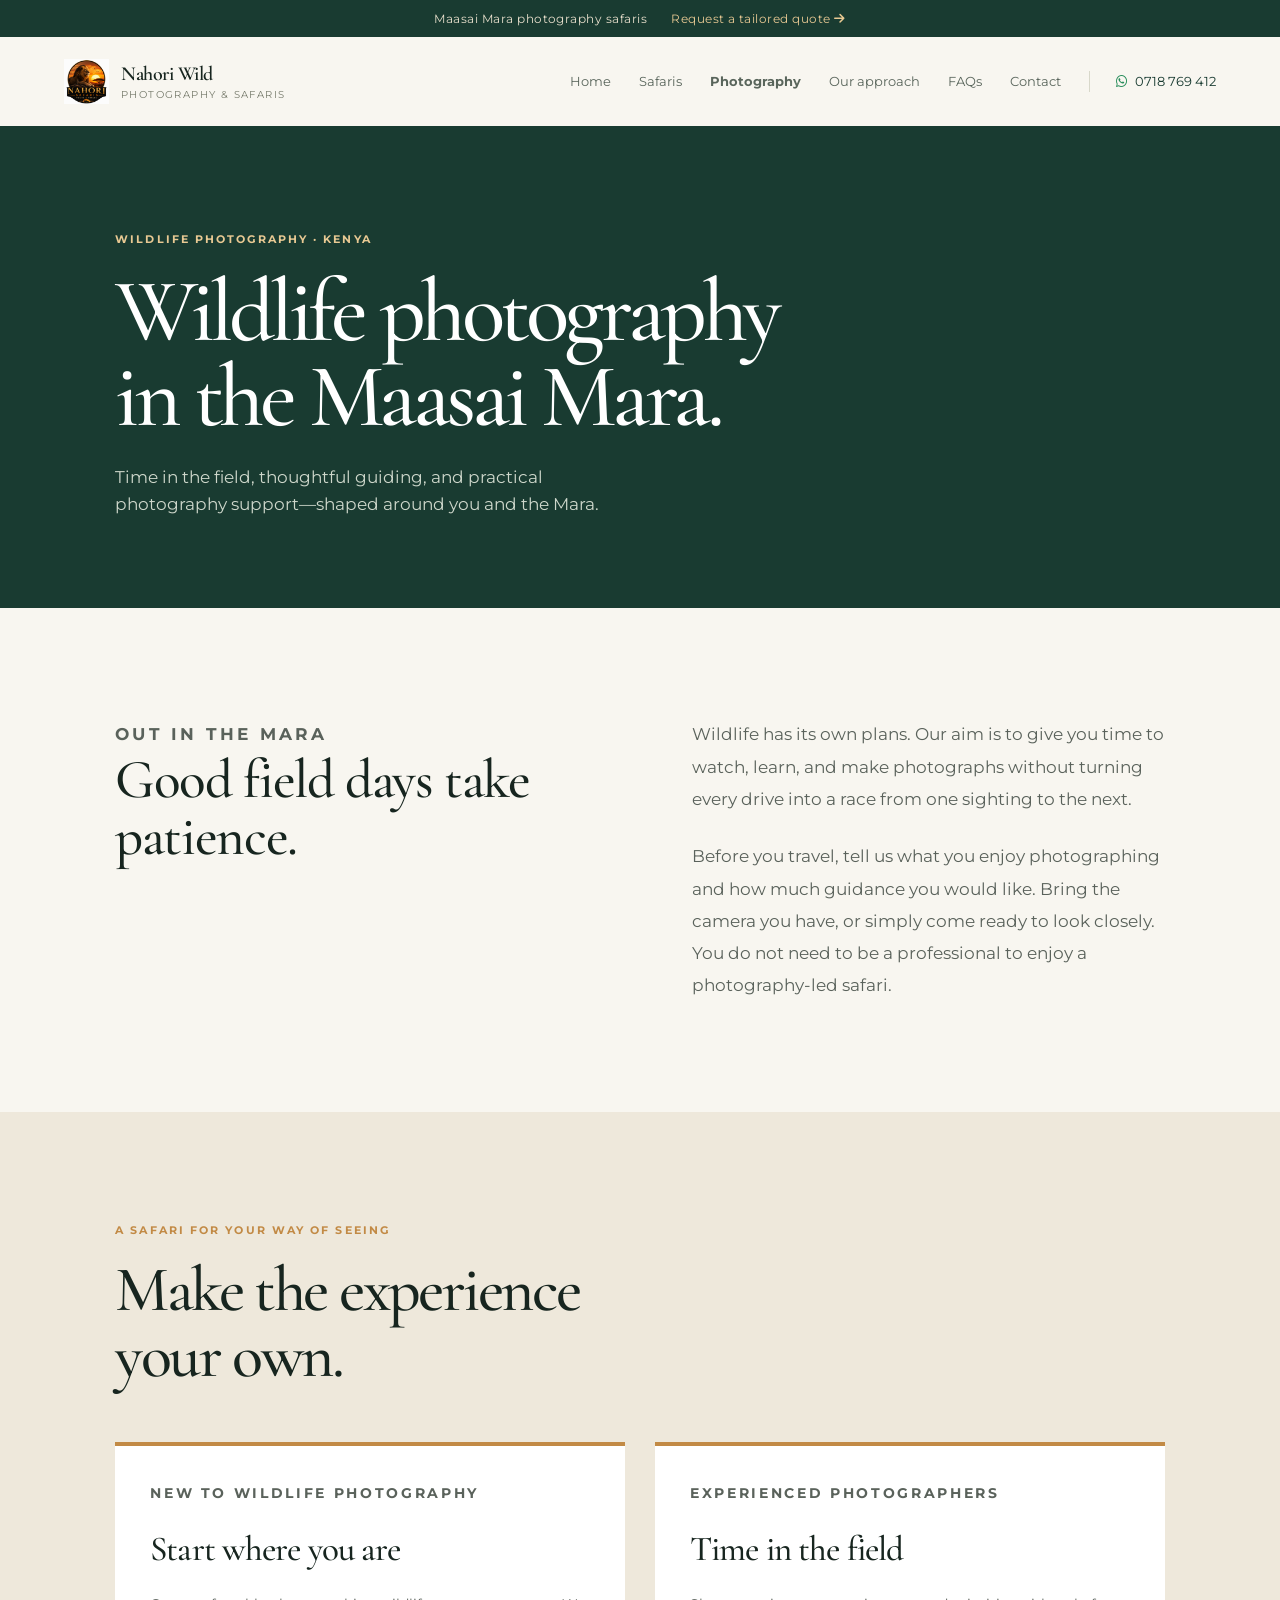
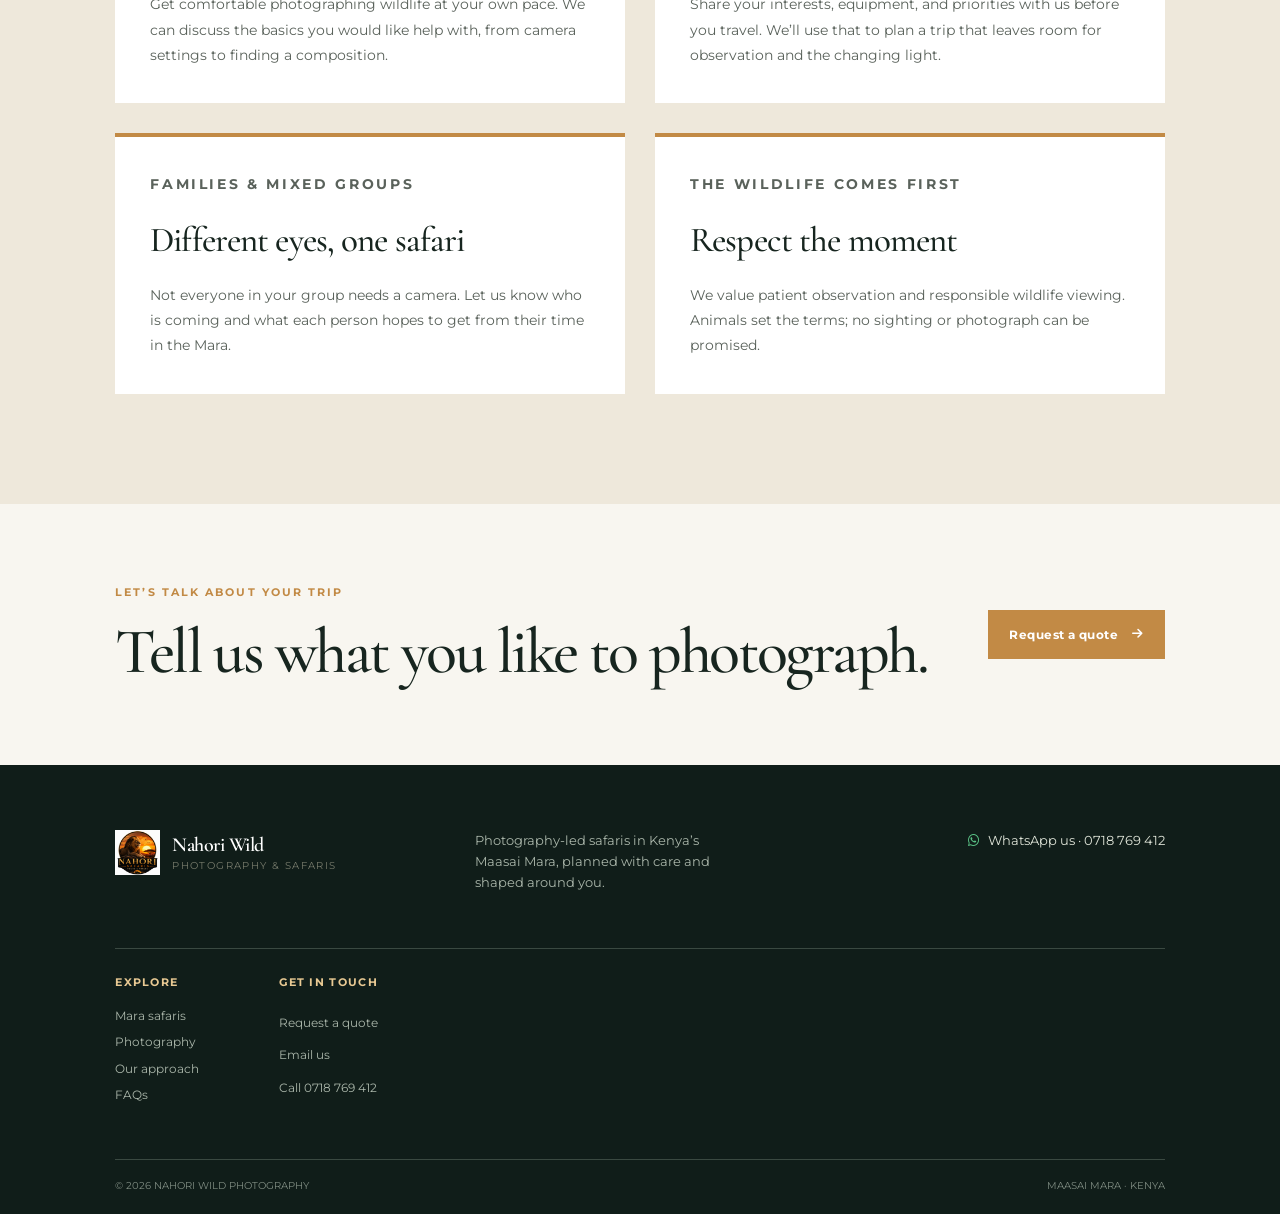
<file: photography.html>
<!DOCTYPE html>
<html lang="en">
<head>
  <meta charset="UTF-8">
  <meta name="viewport" content="width=device-width, initial-scale=1.0">
  <meta name="description" content="Discover wildlife photography safaris in Kenya's Maasai Mara. Nahori Wild welcomes beginners, keen photographers, and mixed groups.">
  <title>Maasai Mara Wildlife Photography | Nahori Wild</title>
  <link rel="canonical" href="https://www.nahoriwildphotography.com/photography.html">
  <meta property="og:type" content="website">
  <meta property="og:site_name" content="Nahori Wild Photography">
  <meta property="og:title" content="Maasai Mara Wildlife Photography | Nahori Wild">
  <meta property="og:description" content="Discover wildlife photography safaris in Kenya's Maasai Mara. Nahori Wild welcomes beginners, keen photographers, and mixed groups.">
  <meta property="og:url" content="https://www.nahoriwildphotography.com/photography.html">
  <meta property="og:image" content="https://www.nahoriwildphotography.com/images/hero.jpeg">
  <meta property="og:image:alt" content="Wildlife and open country in the Maasai Mara">
  <meta name="twitter:card" content="summary_large_image">
  <meta name="twitter:title" content="Maasai Mara Wildlife Photography | Nahori Wild">
  <meta name="twitter:description" content="Discover wildlife photography safaris in Kenya's Maasai Mara. Nahori Wild welcomes beginners, keen photographers, and mixed groups.">
  <meta name="twitter:image" content="https://www.nahoriwildphotography.com/images/hero.jpeg">
  <link rel="preconnect" href="https://fonts.googleapis.com">
  <link rel="preconnect" href="https://fonts.gstatic.com" crossorigin>
  <link href="https://fonts.googleapis.com/css2?family=DM+Sans:wght@400;500;600;700&family=Fraunces:opsz,wght@9..144,500;600;700&display=swap" rel="stylesheet">
  <link rel="stylesheet" href="https://cdnjs.cloudflare.com/ajax/libs/font-awesome/6.5.2/css/all.min.css">
  <link rel="stylesheet" href="index.css">
</head>
<body>
  <div class="announcement"><span>Maasai Mara photography safaris</span><a href="contact.html">Request a tailored quote <i class="fa-solid fa-arrow-right"></i></a></div>
  <header class="site-header">
    <a class="brand" href="index.html"><img src="images/logo.png" alt="Nahori Wild Photography logo"><span><strong>Nahori Wild</strong><small>Photography &amp; Safaris</small></span></a>
    <button class="menu-toggle" aria-label="Open navigation" aria-expanded="false"><i class="fa-solid fa-bars"></i></button>
    <nav class="main-nav"><a href="index.html">Home</a><a href="safaris.html">Safaris</a><a class="active" href="photography.html">Photography</a><a href="about.html">Our approach</a><a href="faq.html">FAQs</a><a href="contact.html">Contact</a><a class="nav-call" href="https://wa.me/254718769412"><i class="fa-brands fa-whatsapp"></i> 0718 769 412</a></nav>
  </header>
  <main>
    <section class="page-hero"><p class="eyebrow light">Wildlife photography · Kenya</p><h1>Wildlife photography<br>in the Maasai Mara.</h1><p>Time in the field, thoughtful guiding, and practical photography support—shaped around you and the Mara.</p></section>
    <section class="section-pad"><div class="about-block"><div><p class="eyebrow">Out in the Mara</p><h2>Good field days take patience.</h2></div><div><p>Wildlife has its own plans. Our aim is to give you time to watch, learn, and make photographs without turning every drive into a race from one sighting to the next.</p><p style="margin-top:25px">Before you travel, tell us what you enjoy photographing and how much guidance you would like. Bring the camera you have, or simply come ready to look closely. You do not need to be a professional to enjoy a photography-led safari.</p></div></div></section>
    <section class="feature-band section-pad">
      <div class="section-heading"><p class="eyebrow">A safari for your way of seeing</p><h2>Make the experience your own.</h2></div>
      <div class="content-grid">
        <article class="content-card"><p class="eyebrow">New to wildlife photography</p><h2>Start where you are</h2><p>Get comfortable photographing wildlife at your own pace. We can discuss the basics you would like help with, from camera settings to finding a composition.</p></article>
        <article class="content-card"><p class="eyebrow">Experienced photographers</p><h2>Time in the field</h2><p>Share your interests, equipment, and priorities with us before you travel. We’ll use that to plan a trip that leaves room for observation and the changing light.</p></article>
        <article class="content-card"><p class="eyebrow">Families &amp; mixed groups</p><h2>Different eyes, one safari</h2><p>Not everyone in your group needs a camera. Let us know who is coming and what each person hopes to get from their time in the Mara.</p></article>
        <article class="content-card"><p class="eyebrow">The wildlife comes first</p><h2>Respect the moment</h2><p>We value patient observation and responsible wildlife viewing. Animals set the terms; no sighting or photograph can be promised.</p></article>
      </div>
    </section>
    <section class="cta-strip"><div><p class="eyebrow">Let’s talk about your trip</p><h2>Tell us what you like to photograph.</h2></div><a class="button button-gold" href="contact.html?interest=photography">Request a quote <i class="fa-solid fa-arrow-right"></i></a></section>
  </main>
  <footer class="site-footer"><div class="footer-main"><a class="brand brand-footer" href="index.html"><img src="images/logo.png" alt=""><span><strong>Nahori Wild</strong><small>Photography &amp; Safaris</small></span></a><p>Photography-led safaris in Kenya’s Maasai Mara, planned with care and shaped around you.</p><a class="footer-whatsapp" href="https://wa.me/254718769412"><i class="fa-brands fa-whatsapp"></i> WhatsApp us · 0718 769 412</a></div><div class="footer-links"><div><b>Explore</b><a href="safaris.html">Mara safaris</a><a href="photography.html">Photography</a><a href="about.html">Our approach</a><a href="faq.html">FAQs</a></div><div><b>Get in touch</b><a href="contact.html">Request a quote</a><a href="mailto:nahoriwildphotography@gmail.com">Email us</a><a href="tel:+254718769412">Call 0718 769 412</a></div></div><div class="footer-bottom"><span>© 2026 Nahori Wild Photography</span><span>Maasai Mara · Kenya</span></div></footer>
  <script src="site.js"></script>
</body>
</html>
</file>
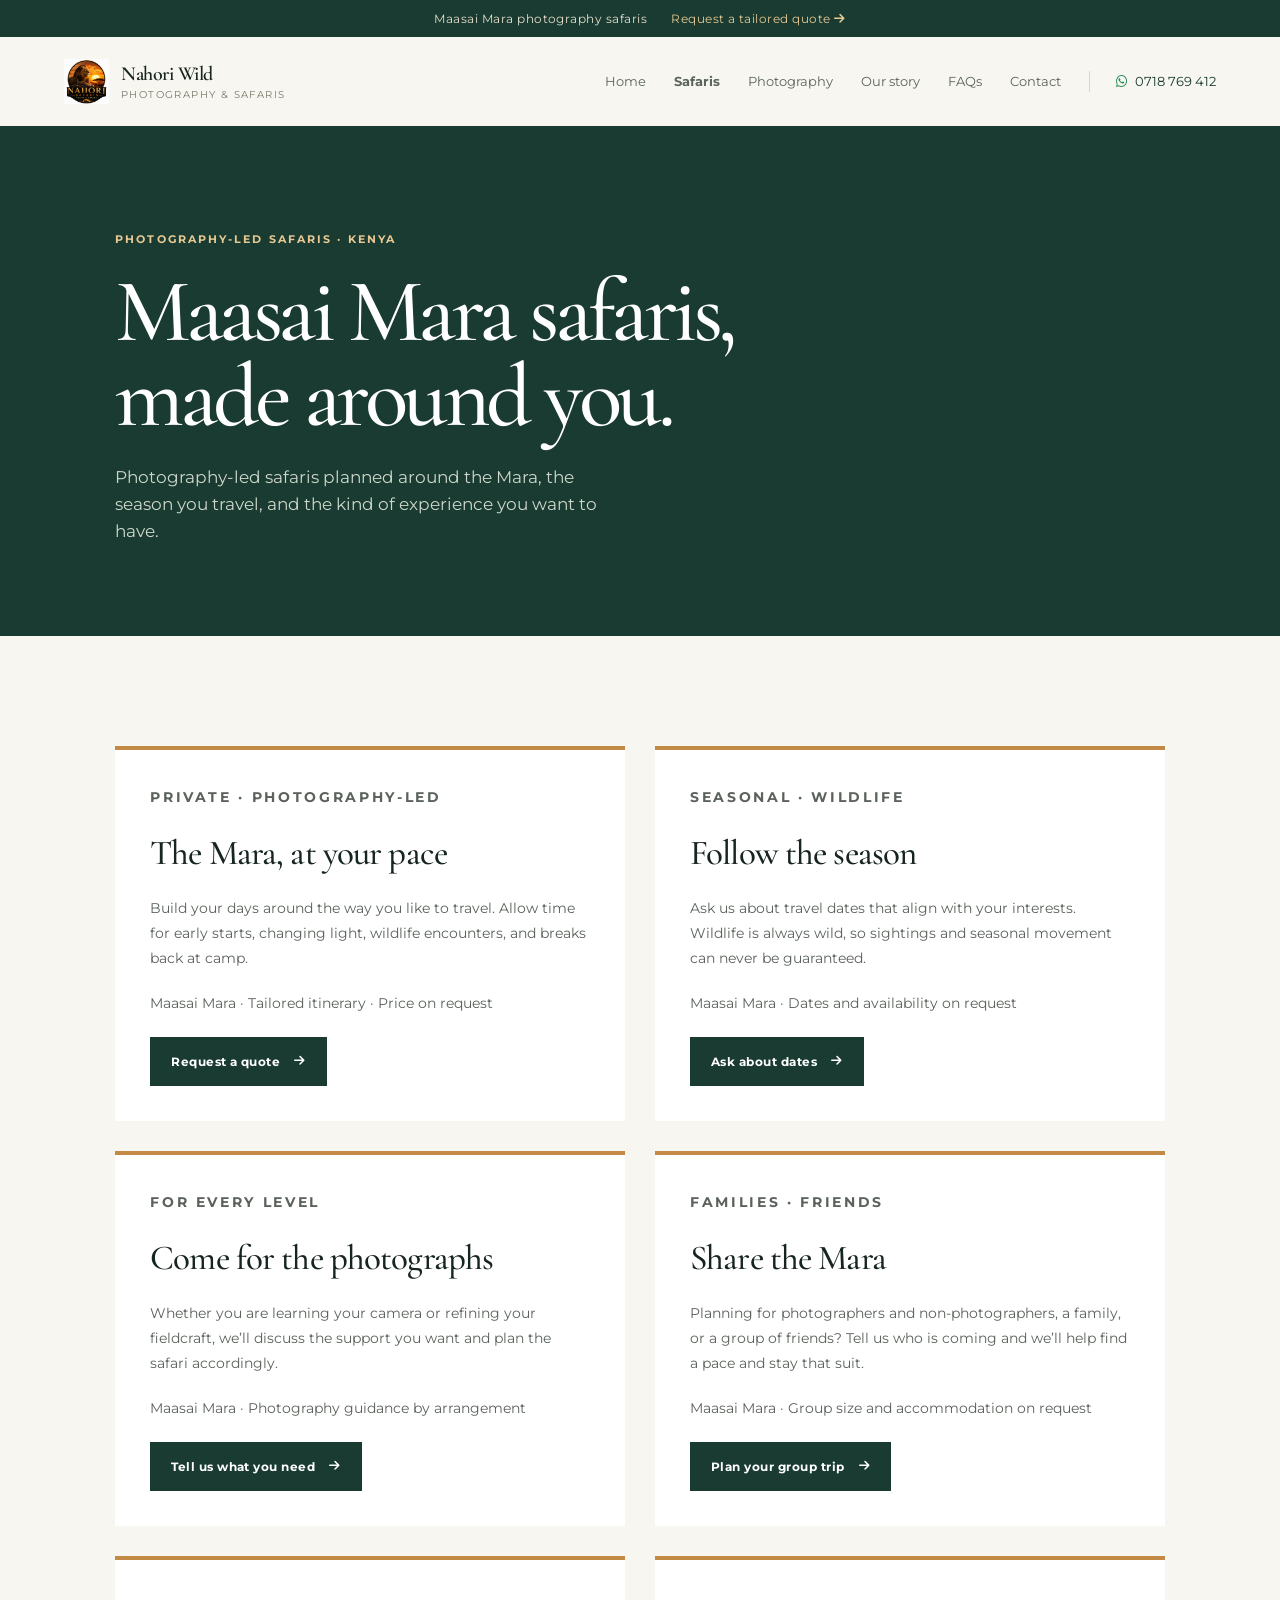
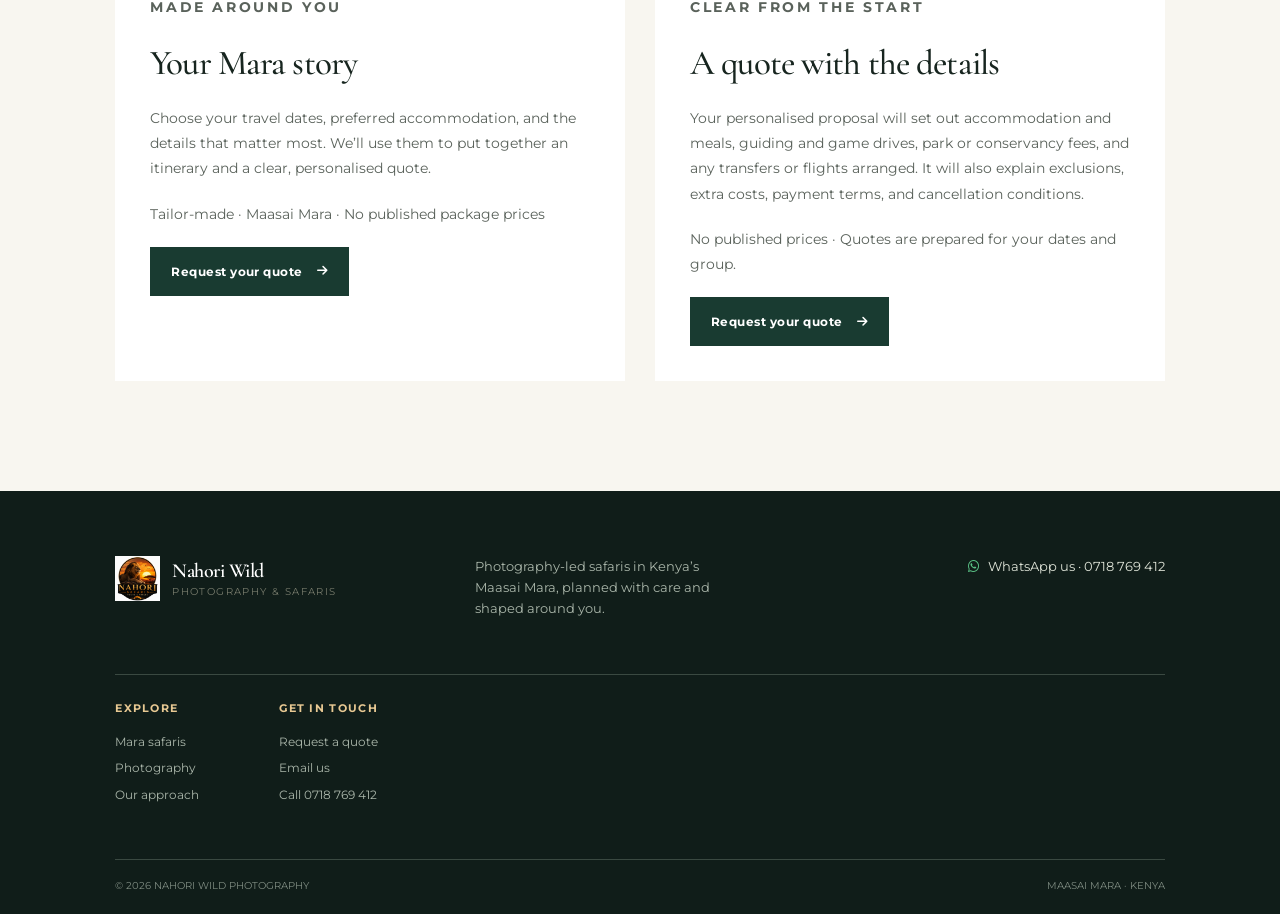
<file: safaris.html>
<!DOCTYPE html>
<html lang="en">
<head>
  <meta charset="UTF-8"><meta name="viewport" content="width=device-width, initial-scale=1.0">
  <meta name="description" content="Explore tailored Maasai Mara safari options with Nahori Wild. Plan a private or photography-focused trip and request a quote for your dates.">
  <title>Maasai Mara Safaris &amp; Quotes | Nahori Wild</title>
  <link rel="canonical" href="https://www.nahoriwildphotography.com/safaris.html">
  <meta property="og:type" content="website">
  <meta property="og:site_name" content="Nahori Wild Photography">
  <meta property="og:title" content="Maasai Mara Safaris &amp; Quotes | Nahori Wild">
  <meta property="og:description" content="Explore tailored Maasai Mara safari options with Nahori Wild. Plan a private or photography-focused trip and request a quote for your dates.">
  <meta property="og:url" content="https://www.nahoriwildphotography.com/safaris.html">
  <meta property="og:image" content="https://www.nahoriwildphotography.com/images/hero.jpeg">
  <meta property="og:image:alt" content="Wildlife and open country in the Maasai Mara">
  <meta name="twitter:card" content="summary_large_image">
  <meta name="twitter:title" content="Maasai Mara Safaris &amp; Quotes | Nahori Wild">
  <meta name="twitter:description" content="Explore tailored Maasai Mara safari options with Nahori Wild. Plan a private or photography-focused trip and request a quote for your dates.">
  <meta name="twitter:image" content="https://www.nahoriwildphotography.com/images/hero.jpeg">
  <link rel="preconnect" href="https://fonts.googleapis.com"><link rel="preconnect" href="https://fonts.gstatic.com" crossorigin>
  <link href="https://fonts.googleapis.com/css2?family=DM+Sans:wght@400;500;600;700&family=Fraunces:opsz,wght@9..144,500;600;700&display=swap" rel="stylesheet"><link rel="stylesheet" href="https://cdnjs.cloudflare.com/ajax/libs/font-awesome/6.5.2/css/all.min.css"><link rel="stylesheet" href="index.css">
</head>
<body>
  <div class="announcement"><span>Maasai Mara photography safaris</span><a href="contact.html">Request a tailored quote <i class="fa-solid fa-arrow-right"></i></a></div>
  <header class="site-header"><a class="brand" href="index.html"><img src="images/logo.png" alt="Nahori Wild Photography logo"><span><strong>Nahori Wild</strong><small>Photography &amp; Safaris</small></span></a><button class="menu-toggle" aria-label="Open navigation"><i class="fa-solid fa-bars"></i></button><nav class="main-nav"><a href="index.html">Home</a><a class="active" href="safaris.html">Safaris</a><a href="photography.html">Photography</a><a href="about.html">Our story</a><a href="contact.html">Contact</a><a class="nav-call" href="https://wa.me/254718769412"><i class="fa-brands fa-whatsapp"></i> 0718 769 412</a></nav></header>
  <main>
    <section class="page-hero"><p class="eyebrow light">Photography-led safaris · Kenya</p><h1>Maasai Mara safaris,<br>made around you.</h1><p>Photography-led safaris planned around the Mara, the season you travel, and the kind of experience you want to have.</p></section>
    <section class="section-pad"><div class="content-grid">
      <article class="content-card" id="private"><p class="eyebrow">Private · Photography-led</p><h2>The Mara, at your pace</h2><p>Build your days around the way you like to travel. Allow time for early starts, changing light, wildlife encounters, and breaks back at camp.</p><p class="details">Maasai Mara · Tailored itinerary · Price on request</p><a class="button button-dark" href="contact.html?interest=private">Request a quote <i class="fa-solid fa-arrow-right"></i></a></article>
      <article class="content-card" id="migration"><p class="eyebrow">Seasonal · Wildlife</p><h2>Follow the season</h2><p>Ask us about travel dates that align with your interests. Wildlife is always wild, so sightings and seasonal movement can never be guaranteed.</p><p class="details">Maasai Mara · Dates and availability on request</p><a class="button button-dark" href="contact.html?interest=seasonal">Ask about dates <i class="fa-solid fa-arrow-right"></i></a></article>
      <article class="content-card" id="photography"><p class="eyebrow">For every level</p><h2>Come for the photographs</h2><p>Whether you are learning your camera or refining your fieldcraft, we’ll discuss the support you want and plan the safari accordingly.</p><p class="details">Maasai Mara · Photography guidance by arrangement</p><a class="button button-dark" href="contact.html?interest=photography">Tell us what you need <i class="fa-solid fa-arrow-right"></i></a></article>
      <article class="content-card" id="family"><p class="eyebrow">Families · Friends</p><h2>Share the Mara</h2><p>Planning for photographers and non-photographers, a family, or a group of friends? Tell us who is coming and we’ll help find a pace and stay that suit.</p><p class="details">Maasai Mara · Group size and accommodation on request</p><a class="button button-dark" href="contact.html?interest=group">Plan your group trip <i class="fa-solid fa-arrow-right"></i></a></article>
      <article class="content-card" id="tailor-made"><p class="eyebrow">Made around you</p><h2>Your Mara story</h2><p>Choose your travel dates, preferred accommodation, and the details that matter most. We’ll use them to put together an itinerary and a clear, personalised quote.</p><p class="details">Tailor-made · Maasai Mara · No published package prices</p><a class="button button-dark" href="contact.html?interest=tailor-made">Request your quote <i class="fa-solid fa-arrow-right"></i></a></article>
      <article class="content-card"><p class="eyebrow">Clear from the start</p><h2>A quote with the details</h2><p>Your personalised proposal will set out accommodation and meals, guiding and game drives, park or conservancy fees, and any transfers or flights arranged. It will also explain exclusions, extra costs, payment terms, and cancellation conditions.</p><p class="details">No published prices · Quotes are prepared for your dates and group.</p><a class="button button-dark" href="contact.html">Request your quote <i class="fa-solid fa-arrow-right"></i></a></article>
    </div></section>
  </main>
  <footer class="site-footer"><div class="footer-main"><a class="brand brand-footer" href="index.html"><img src="images/logo.png" alt=""><span><strong>Nahori Wild</strong><small>Photography &amp; Safaris</small></span></a><p>Photography-led safaris in Kenya’s Maasai Mara, planned with care and shaped around you.</p><a class="footer-whatsapp" href="https://wa.me/254718769412"><i class="fa-brands fa-whatsapp"></i> WhatsApp us · 0718 769 412</a></div><div class="footer-links"><div><b>Explore</b><a href="safaris.html">Mara safaris</a><a href="photography.html">Photography</a><a href="about.html">Our approach</a></div><div><b>Get in touch</b><a href="contact.html">Request a quote</a><a href="mailto:nahoriwildphotography@gmail.com">Email us</a><a href="tel:+254718769412">Call 0718 769 412</a></div></div><div class="footer-bottom"><span>© 2026 Nahori Wild Photography</span><span>Maasai Mara · Kenya</span></div></footer><script src="site.js"></script>
</body>
</html>
</file>
<file: index.css>
@import url('https://fonts.googleapis.com/css2?family=Cormorant+Garamond:ital,wght@0,400;0,500;0,600;1,400;1,500&family=Montserrat:wght@400;500;600;700&display=swap');
.faq-layout{display:grid;gap:10%;grid-template-columns:.75fr 1.25fr}.faq-intro h2{font-family:'Cormorant Garamond',serif;font-size:55px;font-weight:500;line-height:1.02;margin:18px 0}.faq-intro>p:not(.eyebrow){color:#5a625b;font-size:15px;line-height:1.8;margin-bottom:28px}.faq-list{border-top:1px solid var(--line)}.faq-list details{border-bottom:1px solid var(--line);padding:22px 0}.faq-list summary{align-items:center;cursor:pointer;display:flex;font-family:'Cormorant Garamond',serif;font-size:27px;font-weight:500;justify-content:space-between;list-style:none;padding-right:30px}.faq-list summary::-webkit-details-marker{display:none}.faq-list summary:after{color:var(--gold);content:'+';font-family:'Montserrat',sans-serif;font-size:20px;font-weight:400}.faq-list details[open] summary:after{content:'−'}.faq-list details p{color:#5a625b;font-size:14px;line-height:1.85;margin:14px 35px 0 0;max-width:650px}@media(max-width:800px){.faq-layout{grid-template-columns:1fr}.faq-intro h2{font-size:45px}.faq-list{margin-top:15px}.faq-list summary{font-size:24px}}
.faq-home{background:var(--sand)}.faq-home-grid{display:grid;gap:0 34px;grid-template-columns:repeat(2,1fr)}.faq-home-grid details{border-bottom:1px solid #cfc9bb;padding:21px 0}.faq-home-grid summary{align-items:center;cursor:pointer;display:flex;font-family:'Cormorant Garamond',serif;font-size:25px;font-weight:500;justify-content:space-between;list-style:none;padding-right:16px}.faq-home-grid summary::-webkit-details-marker{display:none}.faq-home-grid summary:after{color:var(--gold);content:'+';font-family:'Montserrat',sans-serif;font-size:18px}.faq-home-grid details[open] summary:after{content:'−'}.faq-home-grid p{color:#5a625b;font-size:13px;line-height:1.75;margin-top:12px;max-width:470px}
@media(max-width:800px){.faq-home-grid{grid-template-columns:1fr}.faq-home-grid summary{font-size:23px}}
body{font-family:'Montserrat',sans-serif!important}
.brand strong,.hero-copy h1,.intro h2,.section-heading h2,.story-copy h2,.cta-strip h2,.journey-card h3,.quote-section blockquote,.page-hero h1,.content-card h2,.contact-info h2,.about-block h2{font-family:'Cormorant Garamond',serif!important;letter-spacing:-.025em}
.brand strong{font-size:24px}
.hero-copy h1{font-weight:500;line-height:.85}
.intro h2,.section-heading h2,.story-copy h2,.cta-strip h2,.about-block h2{font-weight:500}
:root{--ink:#17251f;--forest:#193b31;--moss:#365d4c;--gold:#c28a45;--sand:#eee8db;--paper:#f8f6f0;--line:#d8d8ca;--white:#fff}*{box-sizing:border-box;margin:0;padding:0}html{scroll-behavior:smooth}body{background:var(--paper);color:var(--ink);font-family:'DM Sans',sans-serif;line-height:1.6}a{color:inherit;text-decoration:none}.announcement{background:var(--forest);color:#e8dfcc;display:flex;justify-content:center;gap:24px;padding:9px 5%;font-size:12px;letter-spacing:.04em}.announcement a{color:#e8c993}.site-header{align-items:center;background:var(--paper);display:flex;justify-content:space-between;padding:22px 5%;position:relative;z-index:5}.brand{align-items:center;display:flex;gap:12px}.brand img{height:45px;object-fit:contain;width:45px}.brand span{display:grid;line-height:1.1}.brand strong{font-family:Fraunces,serif;font-size:20px;font-weight:600}.brand small{color:#777b6c;font-size:10px;letter-spacing:.14em;margin-top:4px;text-transform:uppercase}.main-nav{align-items:center;display:flex;gap:28px;font-size:13px}.main-nav>a:not(.nav-call){color:#59655b}.main-nav>a:not(.nav-call):hover,.main-nav .active{color:var(--ink);font-weight:700}.nav-call{border-left:1px solid var(--line);color:var(--forest);padding-left:26px}.nav-call i{color:#258b58;margin-right:5px}.menu-toggle{background:none;border:0;color:var(--ink);display:none;font-size:22px}.hero-home{background:linear-gradient(90deg,rgba(12,27,22,.72),rgba(12,27,22,.1)),url('images/hero.jpeg') center/cover;display:flex;flex-direction:column;justify-content:center;min-height:calc(100vh - 90px);padding:9%;position:relative}.hero-copy{color:#fff;max-width:680px}.eyebrow{color:var(--gold);font-size:11px;font-weight:700;letter-spacing:.19em;text-transform:uppercase}.eyebrow.light{color:#e8c993}.hero-copy h1{font-family:Fraunces,serif;font-size:clamp(54px,8vw,112px);font-weight:500;letter-spacing:-.055em;line-height:.92;margin:22px 0}.hero-copy h1 em{color:#e8c993;font-style:italic}.hero-lede{color:#f0efe8;font-size:17px;max-width:480px}.hero-actions{align-items:center;display:flex;gap:28px;margin-top:34px}.button{align-items:center;display:inline-flex;font-size:12px;font-weight:700;gap:14px;letter-spacing:.04em;padding:15px 21px;transition:.25s}.button:hover{transform:translateY(-3px)}.button-gold{background:var(--gold);color:#fff}.button-gold:hover{background:#aa7130}.button-dark{background:var(--forest);color:#fff}.text-link{border-bottom:1px solid var(--gold);display:inline-flex;font-size:12px;font-weight:700;gap:12px;padding-bottom:7px}.text-link.light{border-color:#e8c993;color:#fff}.hero-credit{bottom:22px;color:#e9e8de;display:flex;font-size:10px;justify-content:space-between;left:9%;letter-spacing:.13em;position:absolute;right:9%;text-transform:uppercase}.section-pad{padding:110px 9%}.narrow{margin:auto;max-width:850px;text-align:center}.intro h2,.section-heading h2,.story-copy h2,.cta-strip h2{font-family:Fraunces,serif;font-size:clamp(36px,5vw,65px);font-weight:500;letter-spacing:-.04em;line-height:1.03;margin:18px 0}.intro-text{color:#5a625b;font-size:17px;line-height:1.8;margin:0 auto 26px;max-width:700px}.feature-band{background:var(--sand)}.section-heading{align-items:end;display:grid;grid-template-columns:1fr auto;margin-bottom:35px}.section-heading h2{grid-column:1;max-width:500px}.section-heading .text-link{grid-column:2;grid-row:2}.journey-grid{display:grid;gap:18px;grid-template-columns:repeat(3,1fr)}.journey-card{align-items:end;background-position:center;background-size:cover;color:#fff;display:flex;min-height:480px;overflow:hidden;position:relative}.journey-card:before{background:linear-gradient(transparent 15%,rgba(8,20,15,.9));content:'';inset:0;position:absolute}.journey-card>div{padding:28px;position:relative}.journey-card span{color:#e8c993;font-size:10px;font-weight:700;letter-spacing:.12em;text-transform:uppercase}.journey-card h3{font-family:Fraunces,serif;font-size:32px;font-weight:500;margin:8px 0}.journey-card p{color:#eef0e8;font-size:13px;margin-bottom:25px}.journey-card strong{font-size:12px}.journey-card strong i{color:#e8c993;margin-left:10px}.journey-mara{background-image:url('images/hero.jpeg')}.journey-amboseli{background-image:linear-gradient(135deg,#536d60,#a98257)}.journey-custom{background-image:linear-gradient(135deg,#263e35,#bd8950)}.split-story{align-items:center;display:grid;gap:10%;grid-template-columns:1fr 1fr}.story-image{position:relative}.story-image img{display:block;height:530px;object-fit:cover;width:100%}.story-image span{background:var(--gold);bottom:0;color:#fff;font-size:11px;left:0;padding:10px 14px;position:absolute}.story-copy{max-width:470px}.story-copy p:not(.eyebrow){color:#5a625b;font-size:16px;line-height:1.85;margin:0 0 28px}.quote-section{background:var(--forest);color:#fff;padding:110px 15%;text-align:center}.quote-section blockquote{font-family:Fraunces,serif;font-size:clamp(30px,4.5vw,58px);line-height:1.1;margin:24px auto;max-width:950px}.quote-section cite{color:#e8c993;font-size:12px;font-style:normal;letter-spacing:.12em;text-transform:uppercase}.cta-strip{align-items:center;display:flex;justify-content:space-between;padding:80px 9%}.cta-strip h2{margin-bottom:0}.site-footer{background:#101d19;color:#dfe4d8;padding:65px 9% 20px}.footer-main{align-items:start;display:grid;grid-template-columns:1fr 1fr 1fr;gap:30px}.brand-footer strong{color:#fff}.footer-main>p{color:#aab6aa;font-size:13px;max-width:250px}.footer-whatsapp{font-size:13px;text-align:right}.footer-whatsapp i{color:#5bc487;margin-right:6px}.footer-links{border-top:1px solid #3a4941;display:flex;gap:80px;margin-top:55px;padding-top:25px}.footer-links div{display:grid;gap:7px}.footer-links b{color:#e8c993;font-size:11px;letter-spacing:.12em;margin-bottom:8px;text-transform:uppercase}.footer-links a{color:#aab6aa;font-size:12px}.footer-links a:hover{color:#fff}.footer-bottom{border-top:1px solid #3a4941;color:#7f8c82;display:flex;font-size:10px;justify-content:space-between;margin-top:55px;padding-top:18px;text-transform:uppercase}.page-hero{background:var(--forest);color:#fff;padding:105px 9% 90px}.page-hero h1{font-family:Fraunces,serif;font-size:clamp(50px,7vw,96px);font-weight:500;letter-spacing:-.05em;line-height:.95;margin-top:20px;max-width:850px}.page-hero p:last-child{color:#ced7cb;font-size:17px;margin-top:25px;max-width:510px}.content-grid{display:grid;gap:30px;grid-template-columns:repeat(2,1fr)}.content-card{background:#fff;border-top:4px solid var(--gold);padding:35px}.content-card h2{font-family:Fraunces,serif;font-size:35px;font-weight:500;margin:15px 0}.content-card p{color:#5a625b;font-size:14px;line-height:1.8}.details{color:#6d776f;font-size:12px;margin:20px 0}.contact-layout{display:grid;gap:80px;grid-template-columns:.8fr 1.2fr}.contact-info h2{font-family:Fraunces,serif;font-size:50px;font-weight:500;line-height:1.05;margin:15px 0 25px}.contact-info>p{color:#5a625b}.contact-list{display:grid;gap:15px;margin-top:28px}.contact-list a{font-weight:600}.contact-list i{color:var(--gold);margin-right:12px;width:16px}.enquiry-form{display:grid;gap:16px;grid-template-columns:1fr 1fr}.enquiry-form label{color:#59655b;font-size:11px;font-weight:700;letter-spacing:.08em;text-transform:uppercase}.enquiry-form input,.enquiry-form textarea,.enquiry-form select{background:transparent;border:0;border-bottom:1px solid #bfc6bb;border-radius:0;font:inherit;margin-top:7px;outline:0;padding:12px 0;width:100%}.enquiry-form textarea{min-height:120px;resize:vertical}.enquiry-form .wide{grid-column:1/-1}.enquiry-form button{border:0;cursor:pointer}.form-feedback{color:var(--moss);font-size:13px}.about-block{display:grid;gap:10%;grid-template-columns:1fr 1fr}.about-block p{color:#5a625b;font-size:17px;line-height:1.9}.about-block h2{font-family:Fraunces,serif;font-size:55px;font-weight:500;line-height:1.05}@media(max-width:800px){.announcement{font-size:10px;gap:10px}.site-header{padding:17px 6%}.menu-toggle{display:block}.main-nav{background:var(--paper);display:none;flex-direction:column;gap:20px;left:0;padding:25px 6%;position:absolute;right:0;top:80px}.main-nav.open{display:flex}.nav-call{border-left:0;padding-left:0}.hero-home{min-height:680px;padding:80px 7%}.hero-credit{left:7%;right:7%}.hero-actions{align-items:start;flex-direction:column;gap:22px}.section-pad{padding:75px 7%}.section-heading{display:block}.section-heading .text-link{margin-top:20px}.journey-grid,.content-grid,.contact-layout,.about-block{grid-template-columns:1fr}.journey-card{min-height:400px}.split-story{gap:45px}.story-image img{height:370px}.quote-section{padding:75px 8%}.cta-strip{align-items:start;flex-direction:column;gap:25px;padding:65px 7%}.footer-main{grid-template-columns:1fr;gap:25px}.footer-whatsapp{text-align:left}.footer-links{gap:45px}.page-hero{padding:75px 7%}.contact-info h2,.about-block h2{font-size:44px}.enquiry-form{grid-template-columns:1fr}.enquiry-form .wide{grid-column:auto}}
.enquiry-form input:focus,.enquiry-form textarea:focus,.enquiry-form select:focus{border-bottom-color:var(--forest);box-shadow:0 2px 0 var(--forest);outline:0}.enquiry-form select{color:var(--ink);cursor:pointer}.enquiry-form option{background:var(--paper)}.enquiry-form button:focus-visible,.button:focus-visible,.main-nav a:focus-visible,.menu-toggle:focus-visible{outline:2px solid var(--gold);outline-offset:4px}.form-feedback{grid-column:1/-1}.contact-info .contact-list span{color:#59655b}
</file>
